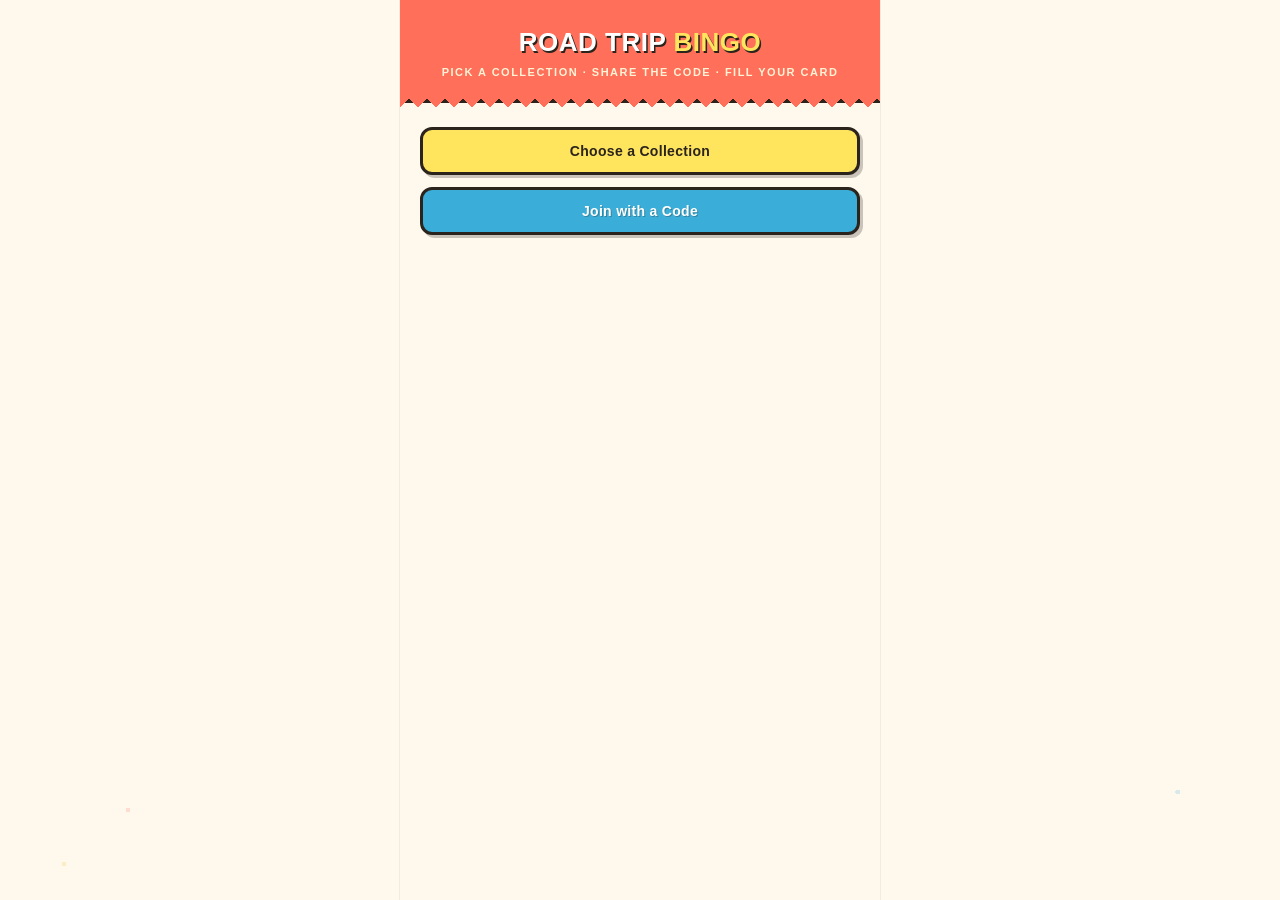
<file: index.html>
<!DOCTYPE html>
<html lang="en">
<head>
<meta charset="utf-8">
<meta name="viewport" content="width=device-width, initial-scale=1, maximum-scale=1">
<title>Road Trip Bingo</title>
<meta name="description" content="Make your own road trip bingo board, share a 4-character code with friends, and play on your phone.">
<link rel="stylesheet" href="assets/style.css">
</head>
<body>
<div id="app"></div>
<script src="assets/app.js"></script>
</body>
</html>
</file>
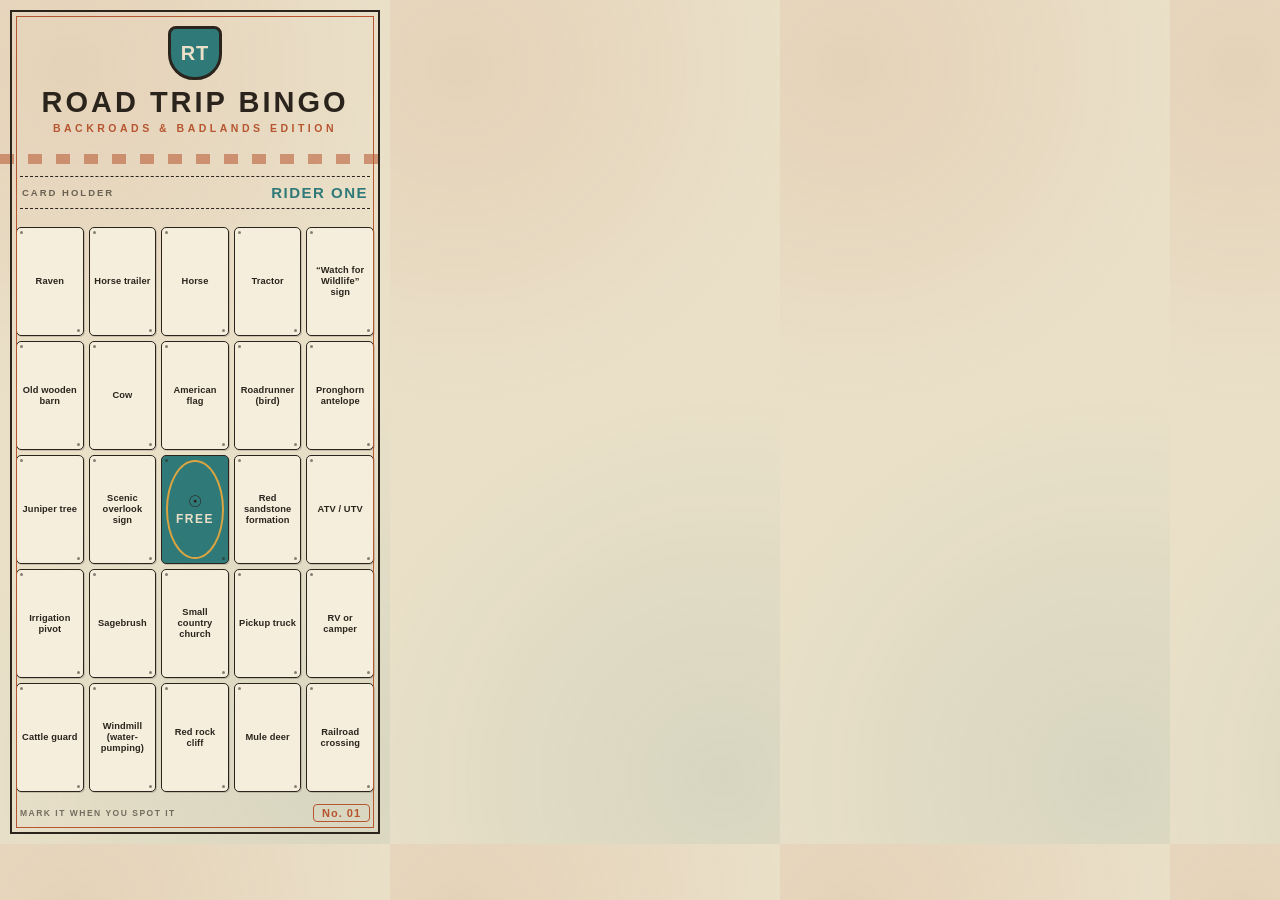
<file: legacy/sightings/card_1.html>
<!DOCTYPE html>
<html>
<head>
<meta charset="utf-8">
<style>
* { box-sizing: border-box; margin:0; padding:0; }
html,body { width:390px; height:844px; overflow:hidden; }
body {
  background:#EAE0C8;
  background-image:
    radial-gradient(circle at 18% 8%, rgba(182,85,47,0.10), transparent 40%),
    radial-gradient(circle at 85% 92%, rgba(47,122,120,0.10), transparent 45%);
  font-family: 'Helvetica Neue', Arial, sans-serif;
  color:#2B241D;
  display:flex;
  flex-direction:column;
  height:844px;
  width:390px;
  position:relative;
}
body::before{
  content:"";
  position:absolute; inset:10px;
  border:2px solid #2B241D;
  pointer-events:none;
  z-index:5;
}
body::after{
  content:"";
  position:absolute; inset:16px;
  border:1px solid #B6552F;
  pointer-events:none;
  z-index:5;
}

.header{
  padding:26px 20px 10px 20px;
  text-align:center;
  position:relative;
}
.shield{
  width:54px; height:54px;
  margin:0 auto 6px auto;
  background:#2F7A78;
  border:3px solid #2B241D;
  border-radius:8px 8px 26px 26px;
  display:flex; align-items:center; justify-content:center;
  position:relative;
}
.shield span{
  font-family: 'Arial Narrow', Arial, sans-serif;
  font-weight:800;
  font-size:20px;
  color:#EAE0C8;
  letter-spacing:1px;
}
.title{
  font-family: 'Arial Narrow', Arial, sans-serif;
  font-weight:800;
  font-size:29px;
  letter-spacing:3px;
  text-transform:uppercase;
  color:#2B241D;
}
.subtitle{
  margin-top:3px;
  font-size:10.5px;
  letter-spacing:3.5px;
  text-transform:uppercase;
  color:#B6552F;
  font-weight:700;
}
.horizon{
  height:10px;
  margin:10px 0 0 0;
  background: repeating-linear-gradient(90deg,#B6552F 0 14px, transparent 14px 28px);
  opacity:0.55;
}

.playerbar{
  margin:12px 20px 6px 20px;
  display:flex;
  align-items:center;
  justify-content:space-between;
  border-top:1px dashed #2B241D;
  border-bottom:1px dashed #2B241D;
  padding:7px 2px;
}
.playerbar .label{
  font-size:9.5px;
  letter-spacing:2px;
  color:#2B241D;
  opacity:0.65;
  text-transform:uppercase;
  font-weight:700;
}
.playerbar .name{
  font-family:'Arial Narrow', Arial, sans-serif;
  font-weight:800;
  font-size:15px;
  letter-spacing:1.5px;
  color:#2F7A78;
}

.grid{
  flex:1;
  margin:12px 16px 0 16px;
  display:grid;
  grid-template-columns:repeat(5,1fr);
  grid-template-rows:repeat(5,1fr);
  gap:5px;
}
.cell{
  background:#F5EEDC;
  border:1.5px solid #2B241D;
  border-radius:5px;
  display:flex;
  align-items:center;
  justify-content:center;
  text-align:center;
  padding:4px 4px;
  position:relative;
  box-shadow: 1px 1px 0 rgba(43,36,29,0.18);
}
.cell::before, .cell::after{
  content:"";
  position:absolute;
  width:3px; height:3px;
  border-radius:50%;
  background:#2B241D;
  opacity:0.55;
}
.cell::before{ top:3px; left:3px; }
.cell::after{ bottom:3px; right:3px; }
.cell span{
  font-size:9.3px;
  line-height:1.18;
  font-weight:600;
  color:#2B241D;
  letter-spacing:0.1px;
}
.cell.free{
  background:#2F7A78;
  border-color:#2B241D;
}
.cell.free .medallion{
  width:100%; height:100%;
  border-radius:50%;
  border:2px solid #D9A441;
  display:flex;
  align-items:center;
  justify-content:center;
  flex-direction:column;
}
.cell.free span{
  color:#EAE0C8;
  font-family:'Arial Narrow', Arial, sans-serif;
  font-weight:800;
  font-size:12px;
  letter-spacing:1.5px;
}
.cell.free .sun{
  font-size:16px;
  margin-bottom:1px;
}

.footer{
  margin:12px 20px 22px 20px;
  display:flex;
  align-items:center;
  justify-content:space-between;
}
.footer .stamp{
  font-size:8.5px;
  letter-spacing:1.5px;
  text-transform:uppercase;
  color:#2B241D;
  opacity:0.6;
  font-weight:700;
}
.footer .cardno{
  font-family:'Arial Narrow', Arial, sans-serif;
  font-weight:800;
  font-size:11px;
  letter-spacing:1px;
  color:#B6552F;
  border:1.5px solid #B6552F;
  border-radius:4px;
  padding:2px 8px;
}
</style>
</head>
<body>
  <div class="header">
    <div class="shield"><span>RT</span></div>
    <div class="title">Road Trip Bingo</div>
    <div class="subtitle">Backroads &amp; Badlands Edition</div>
  </div>
  <div class="horizon"></div>
  <div class="playerbar">
    <div class="label">Card holder</div>
    <div class="name">RIDER ONE</div>
  </div>
  <div class="grid">
    <div class="cell"><span>Raven</span></div>
<div class="cell"><span>Horse trailer</span></div>
<div class="cell"><span>Horse</span></div>
<div class="cell"><span>Tractor</span></div>
<div class="cell"><span>“Watch for Wildlife” sign</span></div>
<div class="cell"><span>Old wooden barn</span></div>
<div class="cell"><span>Cow</span></div>
<div class="cell"><span>American flag</span></div>
<div class="cell"><span>Roadrunner (bird)</span></div>
<div class="cell"><span>Pronghorn antelope</span></div>
<div class="cell"><span>Juniper tree</span></div>
<div class="cell"><span>Scenic overlook sign</span></div>
<div class="cell free"><div class="medallion"><div class="sun">&#9737;</div><span>FREE</span></div></div>
<div class="cell"><span>Red sandstone formation</span></div>
<div class="cell"><span>ATV / UTV</span></div>
<div class="cell"><span>Irrigation pivot</span></div>
<div class="cell"><span>Sagebrush</span></div>
<div class="cell"><span>Small country church</span></div>
<div class="cell"><span>Pickup truck</span></div>
<div class="cell"><span>RV or camper</span></div>
<div class="cell"><span>Cattle guard</span></div>
<div class="cell"><span>Windmill (water-pumping)</span></div>
<div class="cell"><span>Red rock cliff</span></div>
<div class="cell"><span>Mule deer</span></div>
<div class="cell"><span>Railroad crossing</span></div>
  </div>
  <div class="footer">
    <div class="stamp">Mark it when you spot it</div>
    <div class="cardno">No. 01</div>
  </div>
</body>
</html>
</file>
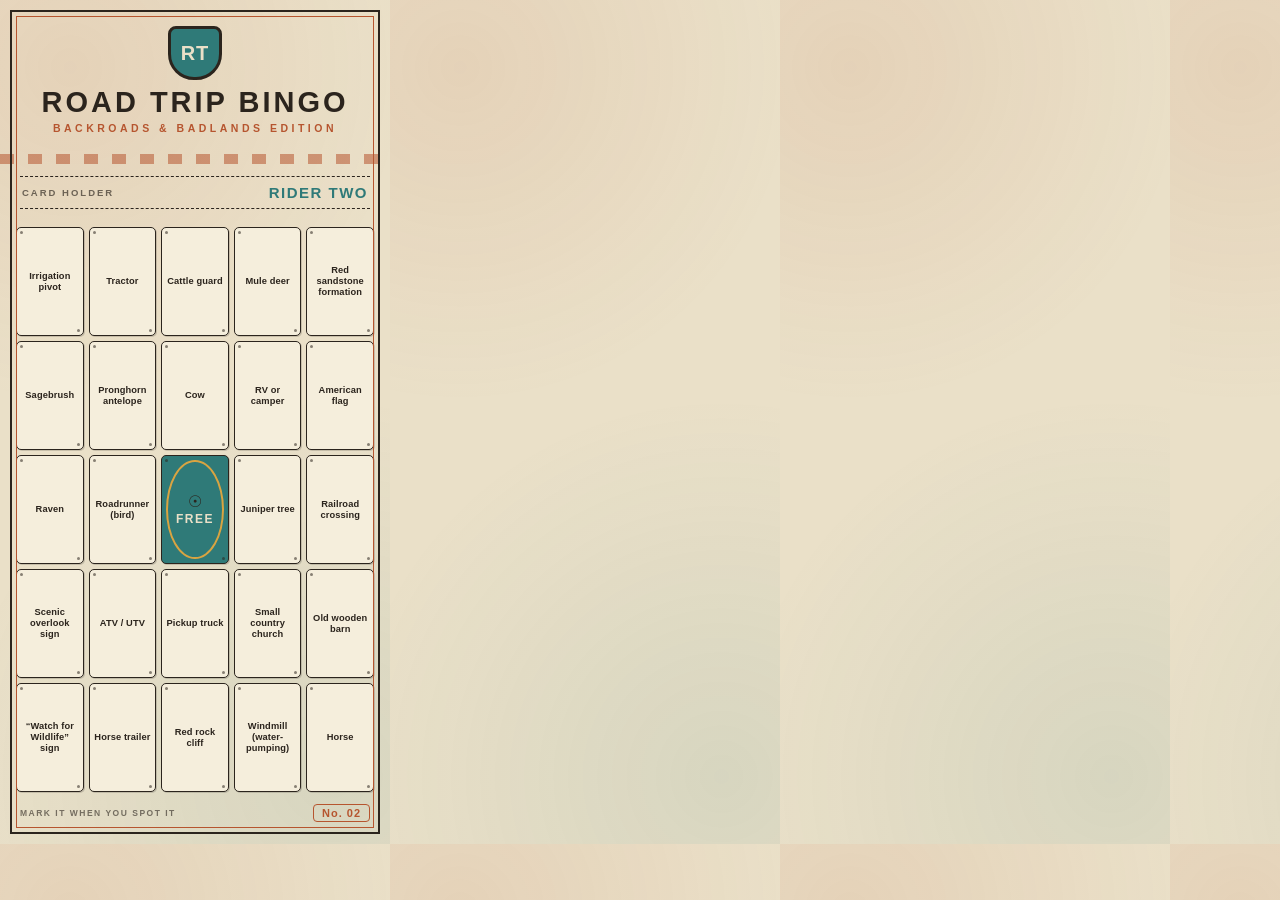
<file: legacy/sightings/card_2.html>
<!DOCTYPE html>
<html>
<head>
<meta charset="utf-8">
<style>
* { box-sizing: border-box; margin:0; padding:0; }
html,body { width:390px; height:844px; overflow:hidden; }
body {
  background:#EAE0C8;
  background-image:
    radial-gradient(circle at 18% 8%, rgba(182,85,47,0.10), transparent 40%),
    radial-gradient(circle at 85% 92%, rgba(47,122,120,0.10), transparent 45%);
  font-family: 'Helvetica Neue', Arial, sans-serif;
  color:#2B241D;
  display:flex;
  flex-direction:column;
  height:844px;
  width:390px;
  position:relative;
}
body::before{
  content:"";
  position:absolute; inset:10px;
  border:2px solid #2B241D;
  pointer-events:none;
  z-index:5;
}
body::after{
  content:"";
  position:absolute; inset:16px;
  border:1px solid #B6552F;
  pointer-events:none;
  z-index:5;
}

.header{
  padding:26px 20px 10px 20px;
  text-align:center;
  position:relative;
}
.shield{
  width:54px; height:54px;
  margin:0 auto 6px auto;
  background:#2F7A78;
  border:3px solid #2B241D;
  border-radius:8px 8px 26px 26px;
  display:flex; align-items:center; justify-content:center;
  position:relative;
}
.shield span{
  font-family: 'Arial Narrow', Arial, sans-serif;
  font-weight:800;
  font-size:20px;
  color:#EAE0C8;
  letter-spacing:1px;
}
.title{
  font-family: 'Arial Narrow', Arial, sans-serif;
  font-weight:800;
  font-size:29px;
  letter-spacing:3px;
  text-transform:uppercase;
  color:#2B241D;
}
.subtitle{
  margin-top:3px;
  font-size:10.5px;
  letter-spacing:3.5px;
  text-transform:uppercase;
  color:#B6552F;
  font-weight:700;
}
.horizon{
  height:10px;
  margin:10px 0 0 0;
  background: repeating-linear-gradient(90deg,#B6552F 0 14px, transparent 14px 28px);
  opacity:0.55;
}

.playerbar{
  margin:12px 20px 6px 20px;
  display:flex;
  align-items:center;
  justify-content:space-between;
  border-top:1px dashed #2B241D;
  border-bottom:1px dashed #2B241D;
  padding:7px 2px;
}
.playerbar .label{
  font-size:9.5px;
  letter-spacing:2px;
  color:#2B241D;
  opacity:0.65;
  text-transform:uppercase;
  font-weight:700;
}
.playerbar .name{
  font-family:'Arial Narrow', Arial, sans-serif;
  font-weight:800;
  font-size:15px;
  letter-spacing:1.5px;
  color:#2F7A78;
}

.grid{
  flex:1;
  margin:12px 16px 0 16px;
  display:grid;
  grid-template-columns:repeat(5,1fr);
  grid-template-rows:repeat(5,1fr);
  gap:5px;
}
.cell{
  background:#F5EEDC;
  border:1.5px solid #2B241D;
  border-radius:5px;
  display:flex;
  align-items:center;
  justify-content:center;
  text-align:center;
  padding:4px 4px;
  position:relative;
  box-shadow: 1px 1px 0 rgba(43,36,29,0.18);
}
.cell::before, .cell::after{
  content:"";
  position:absolute;
  width:3px; height:3px;
  border-radius:50%;
  background:#2B241D;
  opacity:0.55;
}
.cell::before{ top:3px; left:3px; }
.cell::after{ bottom:3px; right:3px; }
.cell span{
  font-size:9.3px;
  line-height:1.18;
  font-weight:600;
  color:#2B241D;
  letter-spacing:0.1px;
}
.cell.free{
  background:#2F7A78;
  border-color:#2B241D;
}
.cell.free .medallion{
  width:100%; height:100%;
  border-radius:50%;
  border:2px solid #D9A441;
  display:flex;
  align-items:center;
  justify-content:center;
  flex-direction:column;
}
.cell.free span{
  color:#EAE0C8;
  font-family:'Arial Narrow', Arial, sans-serif;
  font-weight:800;
  font-size:12px;
  letter-spacing:1.5px;
}
.cell.free .sun{
  font-size:16px;
  margin-bottom:1px;
}

.footer{
  margin:12px 20px 22px 20px;
  display:flex;
  align-items:center;
  justify-content:space-between;
}
.footer .stamp{
  font-size:8.5px;
  letter-spacing:1.5px;
  text-transform:uppercase;
  color:#2B241D;
  opacity:0.6;
  font-weight:700;
}
.footer .cardno{
  font-family:'Arial Narrow', Arial, sans-serif;
  font-weight:800;
  font-size:11px;
  letter-spacing:1px;
  color:#B6552F;
  border:1.5px solid #B6552F;
  border-radius:4px;
  padding:2px 8px;
}
</style>
</head>
<body>
  <div class="header">
    <div class="shield"><span>RT</span></div>
    <div class="title">Road Trip Bingo</div>
    <div class="subtitle">Backroads &amp; Badlands Edition</div>
  </div>
  <div class="horizon"></div>
  <div class="playerbar">
    <div class="label">Card holder</div>
    <div class="name">RIDER TWO</div>
  </div>
  <div class="grid">
    <div class="cell"><span>Irrigation pivot</span></div>
<div class="cell"><span>Tractor</span></div>
<div class="cell"><span>Cattle guard</span></div>
<div class="cell"><span>Mule deer</span></div>
<div class="cell"><span>Red sandstone formation</span></div>
<div class="cell"><span>Sagebrush</span></div>
<div class="cell"><span>Pronghorn antelope</span></div>
<div class="cell"><span>Cow</span></div>
<div class="cell"><span>RV or camper</span></div>
<div class="cell"><span>American flag</span></div>
<div class="cell"><span>Raven</span></div>
<div class="cell"><span>Roadrunner (bird)</span></div>
<div class="cell free"><div class="medallion"><div class="sun">&#9737;</div><span>FREE</span></div></div>
<div class="cell"><span>Juniper tree</span></div>
<div class="cell"><span>Railroad crossing</span></div>
<div class="cell"><span>Scenic overlook sign</span></div>
<div class="cell"><span>ATV / UTV</span></div>
<div class="cell"><span>Pickup truck</span></div>
<div class="cell"><span>Small country church</span></div>
<div class="cell"><span>Old wooden barn</span></div>
<div class="cell"><span>“Watch for Wildlife” sign</span></div>
<div class="cell"><span>Horse trailer</span></div>
<div class="cell"><span>Red rock cliff</span></div>
<div class="cell"><span>Windmill (water-pumping)</span></div>
<div class="cell"><span>Horse</span></div>
  </div>
  <div class="footer">
    <div class="stamp">Mark it when you spot it</div>
    <div class="cardno">No. 02</div>
  </div>
</body>
</html>
</file>
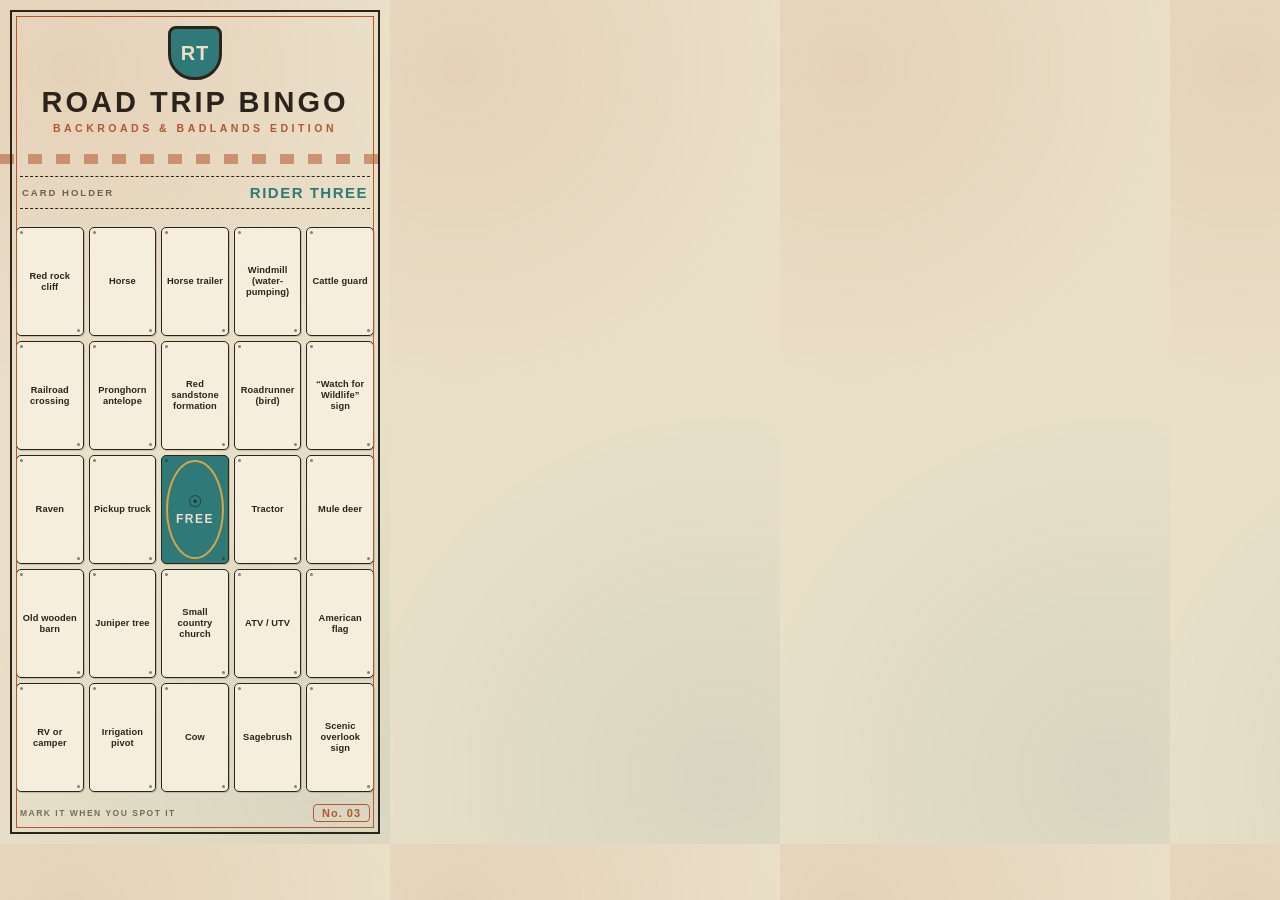
<file: legacy/sightings/card_3.html>
<!DOCTYPE html>
<html>
<head>
<meta charset="utf-8">
<style>
* { box-sizing: border-box; margin:0; padding:0; }
html,body { width:390px; height:844px; overflow:hidden; }
body {
  background:#EAE0C8;
  background-image:
    radial-gradient(circle at 18% 8%, rgba(182,85,47,0.10), transparent 40%),
    radial-gradient(circle at 85% 92%, rgba(47,122,120,0.10), transparent 45%);
  font-family: 'Helvetica Neue', Arial, sans-serif;
  color:#2B241D;
  display:flex;
  flex-direction:column;
  height:844px;
  width:390px;
  position:relative;
}
body::before{
  content:"";
  position:absolute; inset:10px;
  border:2px solid #2B241D;
  pointer-events:none;
  z-index:5;
}
body::after{
  content:"";
  position:absolute; inset:16px;
  border:1px solid #B6552F;
  pointer-events:none;
  z-index:5;
}

.header{
  padding:26px 20px 10px 20px;
  text-align:center;
  position:relative;
}
.shield{
  width:54px; height:54px;
  margin:0 auto 6px auto;
  background:#2F7A78;
  border:3px solid #2B241D;
  border-radius:8px 8px 26px 26px;
  display:flex; align-items:center; justify-content:center;
  position:relative;
}
.shield span{
  font-family: 'Arial Narrow', Arial, sans-serif;
  font-weight:800;
  font-size:20px;
  color:#EAE0C8;
  letter-spacing:1px;
}
.title{
  font-family: 'Arial Narrow', Arial, sans-serif;
  font-weight:800;
  font-size:29px;
  letter-spacing:3px;
  text-transform:uppercase;
  color:#2B241D;
}
.subtitle{
  margin-top:3px;
  font-size:10.5px;
  letter-spacing:3.5px;
  text-transform:uppercase;
  color:#B6552F;
  font-weight:700;
}
.horizon{
  height:10px;
  margin:10px 0 0 0;
  background: repeating-linear-gradient(90deg,#B6552F 0 14px, transparent 14px 28px);
  opacity:0.55;
}

.playerbar{
  margin:12px 20px 6px 20px;
  display:flex;
  align-items:center;
  justify-content:space-between;
  border-top:1px dashed #2B241D;
  border-bottom:1px dashed #2B241D;
  padding:7px 2px;
}
.playerbar .label{
  font-size:9.5px;
  letter-spacing:2px;
  color:#2B241D;
  opacity:0.65;
  text-transform:uppercase;
  font-weight:700;
}
.playerbar .name{
  font-family:'Arial Narrow', Arial, sans-serif;
  font-weight:800;
  font-size:15px;
  letter-spacing:1.5px;
  color:#2F7A78;
}

.grid{
  flex:1;
  margin:12px 16px 0 16px;
  display:grid;
  grid-template-columns:repeat(5,1fr);
  grid-template-rows:repeat(5,1fr);
  gap:5px;
}
.cell{
  background:#F5EEDC;
  border:1.5px solid #2B241D;
  border-radius:5px;
  display:flex;
  align-items:center;
  justify-content:center;
  text-align:center;
  padding:4px 4px;
  position:relative;
  box-shadow: 1px 1px 0 rgba(43,36,29,0.18);
}
.cell::before, .cell::after{
  content:"";
  position:absolute;
  width:3px; height:3px;
  border-radius:50%;
  background:#2B241D;
  opacity:0.55;
}
.cell::before{ top:3px; left:3px; }
.cell::after{ bottom:3px; right:3px; }
.cell span{
  font-size:9.3px;
  line-height:1.18;
  font-weight:600;
  color:#2B241D;
  letter-spacing:0.1px;
}
.cell.free{
  background:#2F7A78;
  border-color:#2B241D;
}
.cell.free .medallion{
  width:100%; height:100%;
  border-radius:50%;
  border:2px solid #D9A441;
  display:flex;
  align-items:center;
  justify-content:center;
  flex-direction:column;
}
.cell.free span{
  color:#EAE0C8;
  font-family:'Arial Narrow', Arial, sans-serif;
  font-weight:800;
  font-size:12px;
  letter-spacing:1.5px;
}
.cell.free .sun{
  font-size:16px;
  margin-bottom:1px;
}

.footer{
  margin:12px 20px 22px 20px;
  display:flex;
  align-items:center;
  justify-content:space-between;
}
.footer .stamp{
  font-size:8.5px;
  letter-spacing:1.5px;
  text-transform:uppercase;
  color:#2B241D;
  opacity:0.6;
  font-weight:700;
}
.footer .cardno{
  font-family:'Arial Narrow', Arial, sans-serif;
  font-weight:800;
  font-size:11px;
  letter-spacing:1px;
  color:#B6552F;
  border:1.5px solid #B6552F;
  border-radius:4px;
  padding:2px 8px;
}
</style>
</head>
<body>
  <div class="header">
    <div class="shield"><span>RT</span></div>
    <div class="title">Road Trip Bingo</div>
    <div class="subtitle">Backroads &amp; Badlands Edition</div>
  </div>
  <div class="horizon"></div>
  <div class="playerbar">
    <div class="label">Card holder</div>
    <div class="name">RIDER THREE</div>
  </div>
  <div class="grid">
    <div class="cell"><span>Red rock cliff</span></div>
<div class="cell"><span>Horse</span></div>
<div class="cell"><span>Horse trailer</span></div>
<div class="cell"><span>Windmill (water-pumping)</span></div>
<div class="cell"><span>Cattle guard</span></div>
<div class="cell"><span>Railroad crossing</span></div>
<div class="cell"><span>Pronghorn antelope</span></div>
<div class="cell"><span>Red sandstone formation</span></div>
<div class="cell"><span>Roadrunner (bird)</span></div>
<div class="cell"><span>“Watch for Wildlife” sign</span></div>
<div class="cell"><span>Raven</span></div>
<div class="cell"><span>Pickup truck</span></div>
<div class="cell free"><div class="medallion"><div class="sun">&#9737;</div><span>FREE</span></div></div>
<div class="cell"><span>Tractor</span></div>
<div class="cell"><span>Mule deer</span></div>
<div class="cell"><span>Old wooden barn</span></div>
<div class="cell"><span>Juniper tree</span></div>
<div class="cell"><span>Small country church</span></div>
<div class="cell"><span>ATV / UTV</span></div>
<div class="cell"><span>American flag</span></div>
<div class="cell"><span>RV or camper</span></div>
<div class="cell"><span>Irrigation pivot</span></div>
<div class="cell"><span>Cow</span></div>
<div class="cell"><span>Sagebrush</span></div>
<div class="cell"><span>Scenic overlook sign</span></div>
  </div>
  <div class="footer">
    <div class="stamp">Mark it when you spot it</div>
    <div class="cardno">No. 03</div>
  </div>
</body>
</html>
</file>
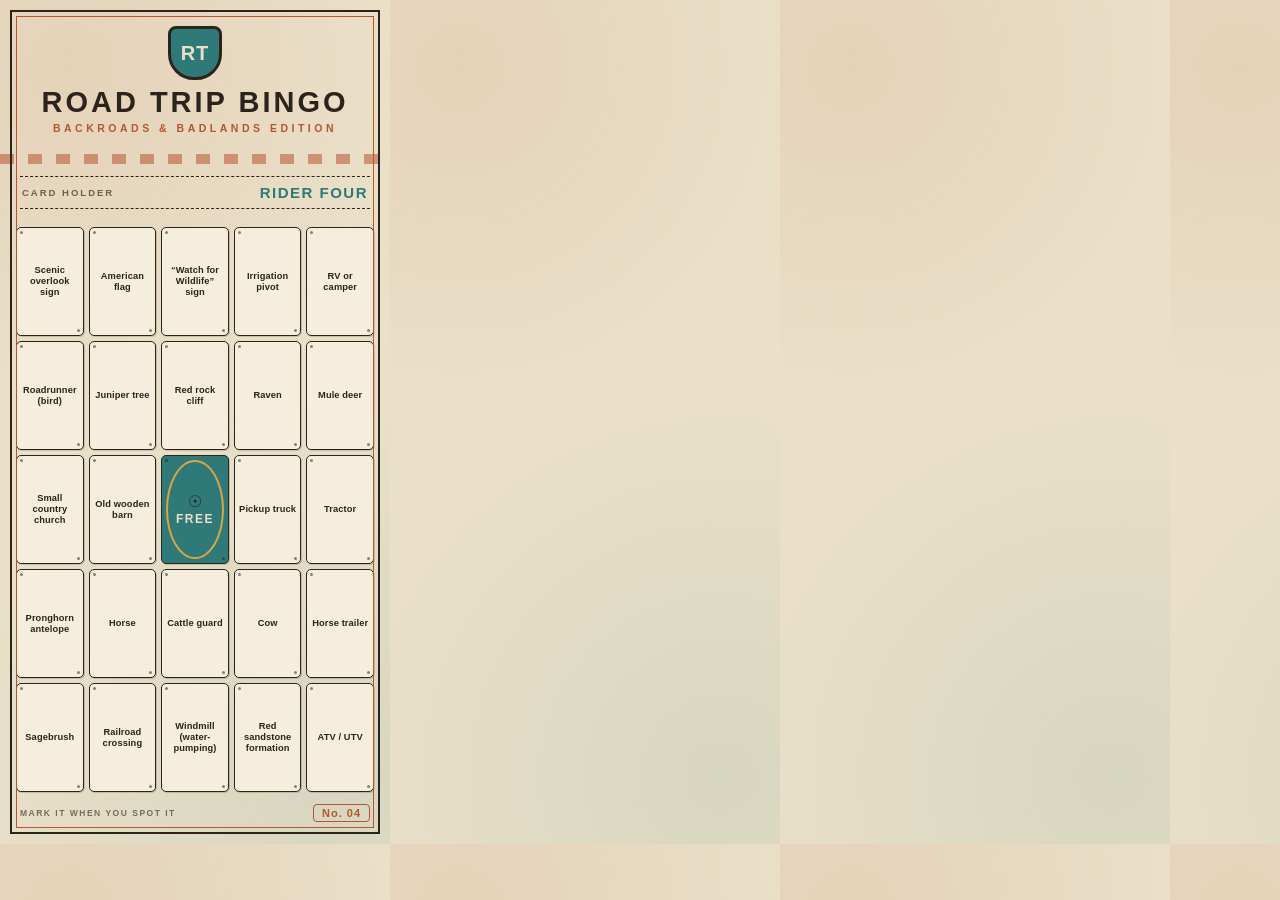
<file: legacy/sightings/card_4.html>
<!DOCTYPE html>
<html>
<head>
<meta charset="utf-8">
<style>
* { box-sizing: border-box; margin:0; padding:0; }
html,body { width:390px; height:844px; overflow:hidden; }
body {
  background:#EAE0C8;
  background-image:
    radial-gradient(circle at 18% 8%, rgba(182,85,47,0.10), transparent 40%),
    radial-gradient(circle at 85% 92%, rgba(47,122,120,0.10), transparent 45%);
  font-family: 'Helvetica Neue', Arial, sans-serif;
  color:#2B241D;
  display:flex;
  flex-direction:column;
  height:844px;
  width:390px;
  position:relative;
}
body::before{
  content:"";
  position:absolute; inset:10px;
  border:2px solid #2B241D;
  pointer-events:none;
  z-index:5;
}
body::after{
  content:"";
  position:absolute; inset:16px;
  border:1px solid #B6552F;
  pointer-events:none;
  z-index:5;
}

.header{
  padding:26px 20px 10px 20px;
  text-align:center;
  position:relative;
}
.shield{
  width:54px; height:54px;
  margin:0 auto 6px auto;
  background:#2F7A78;
  border:3px solid #2B241D;
  border-radius:8px 8px 26px 26px;
  display:flex; align-items:center; justify-content:center;
  position:relative;
}
.shield span{
  font-family: 'Arial Narrow', Arial, sans-serif;
  font-weight:800;
  font-size:20px;
  color:#EAE0C8;
  letter-spacing:1px;
}
.title{
  font-family: 'Arial Narrow', Arial, sans-serif;
  font-weight:800;
  font-size:29px;
  letter-spacing:3px;
  text-transform:uppercase;
  color:#2B241D;
}
.subtitle{
  margin-top:3px;
  font-size:10.5px;
  letter-spacing:3.5px;
  text-transform:uppercase;
  color:#B6552F;
  font-weight:700;
}
.horizon{
  height:10px;
  margin:10px 0 0 0;
  background: repeating-linear-gradient(90deg,#B6552F 0 14px, transparent 14px 28px);
  opacity:0.55;
}

.playerbar{
  margin:12px 20px 6px 20px;
  display:flex;
  align-items:center;
  justify-content:space-between;
  border-top:1px dashed #2B241D;
  border-bottom:1px dashed #2B241D;
  padding:7px 2px;
}
.playerbar .label{
  font-size:9.5px;
  letter-spacing:2px;
  color:#2B241D;
  opacity:0.65;
  text-transform:uppercase;
  font-weight:700;
}
.playerbar .name{
  font-family:'Arial Narrow', Arial, sans-serif;
  font-weight:800;
  font-size:15px;
  letter-spacing:1.5px;
  color:#2F7A78;
}

.grid{
  flex:1;
  margin:12px 16px 0 16px;
  display:grid;
  grid-template-columns:repeat(5,1fr);
  grid-template-rows:repeat(5,1fr);
  gap:5px;
}
.cell{
  background:#F5EEDC;
  border:1.5px solid #2B241D;
  border-radius:5px;
  display:flex;
  align-items:center;
  justify-content:center;
  text-align:center;
  padding:4px 4px;
  position:relative;
  box-shadow: 1px 1px 0 rgba(43,36,29,0.18);
}
.cell::before, .cell::after{
  content:"";
  position:absolute;
  width:3px; height:3px;
  border-radius:50%;
  background:#2B241D;
  opacity:0.55;
}
.cell::before{ top:3px; left:3px; }
.cell::after{ bottom:3px; right:3px; }
.cell span{
  font-size:9.3px;
  line-height:1.18;
  font-weight:600;
  color:#2B241D;
  letter-spacing:0.1px;
}
.cell.free{
  background:#2F7A78;
  border-color:#2B241D;
}
.cell.free .medallion{
  width:100%; height:100%;
  border-radius:50%;
  border:2px solid #D9A441;
  display:flex;
  align-items:center;
  justify-content:center;
  flex-direction:column;
}
.cell.free span{
  color:#EAE0C8;
  font-family:'Arial Narrow', Arial, sans-serif;
  font-weight:800;
  font-size:12px;
  letter-spacing:1.5px;
}
.cell.free .sun{
  font-size:16px;
  margin-bottom:1px;
}

.footer{
  margin:12px 20px 22px 20px;
  display:flex;
  align-items:center;
  justify-content:space-between;
}
.footer .stamp{
  font-size:8.5px;
  letter-spacing:1.5px;
  text-transform:uppercase;
  color:#2B241D;
  opacity:0.6;
  font-weight:700;
}
.footer .cardno{
  font-family:'Arial Narrow', Arial, sans-serif;
  font-weight:800;
  font-size:11px;
  letter-spacing:1px;
  color:#B6552F;
  border:1.5px solid #B6552F;
  border-radius:4px;
  padding:2px 8px;
}
</style>
</head>
<body>
  <div class="header">
    <div class="shield"><span>RT</span></div>
    <div class="title">Road Trip Bingo</div>
    <div class="subtitle">Backroads &amp; Badlands Edition</div>
  </div>
  <div class="horizon"></div>
  <div class="playerbar">
    <div class="label">Card holder</div>
    <div class="name">RIDER FOUR</div>
  </div>
  <div class="grid">
    <div class="cell"><span>Scenic overlook sign</span></div>
<div class="cell"><span>American flag</span></div>
<div class="cell"><span>“Watch for Wildlife” sign</span></div>
<div class="cell"><span>Irrigation pivot</span></div>
<div class="cell"><span>RV or camper</span></div>
<div class="cell"><span>Roadrunner (bird)</span></div>
<div class="cell"><span>Juniper tree</span></div>
<div class="cell"><span>Red rock cliff</span></div>
<div class="cell"><span>Raven</span></div>
<div class="cell"><span>Mule deer</span></div>
<div class="cell"><span>Small country church</span></div>
<div class="cell"><span>Old wooden barn</span></div>
<div class="cell free"><div class="medallion"><div class="sun">&#9737;</div><span>FREE</span></div></div>
<div class="cell"><span>Pickup truck</span></div>
<div class="cell"><span>Tractor</span></div>
<div class="cell"><span>Pronghorn antelope</span></div>
<div class="cell"><span>Horse</span></div>
<div class="cell"><span>Cattle guard</span></div>
<div class="cell"><span>Cow</span></div>
<div class="cell"><span>Horse trailer</span></div>
<div class="cell"><span>Sagebrush</span></div>
<div class="cell"><span>Railroad crossing</span></div>
<div class="cell"><span>Windmill (water-pumping)</span></div>
<div class="cell"><span>Red sandstone formation</span></div>
<div class="cell"><span>ATV / UTV</span></div>
  </div>
  <div class="footer">
    <div class="stamp">Mark it when you spot it</div>
    <div class="cardno">No. 04</div>
  </div>
</body>
</html>
</file>
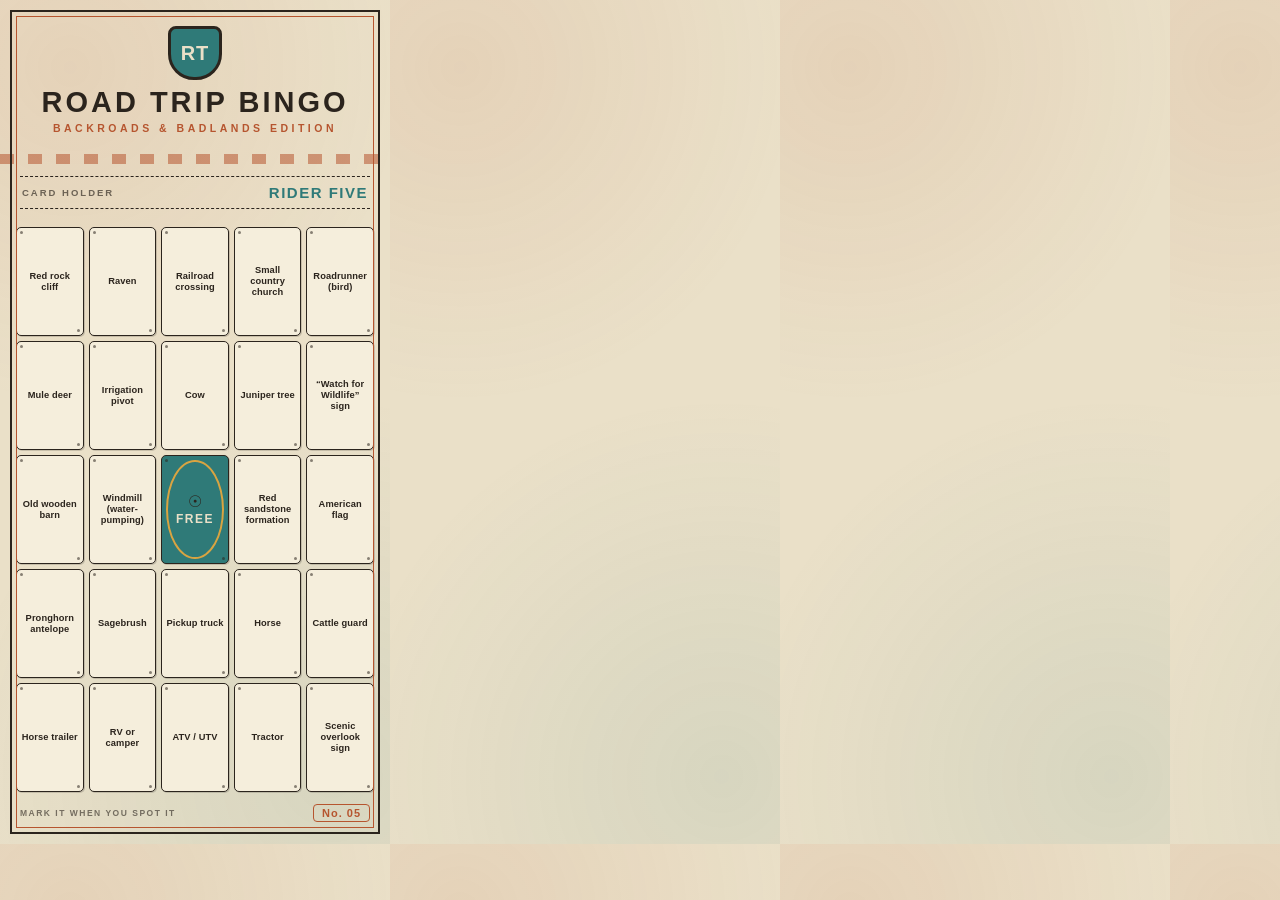
<file: legacy/sightings/card_5.html>
<!DOCTYPE html>
<html>
<head>
<meta charset="utf-8">
<style>
* { box-sizing: border-box; margin:0; padding:0; }
html,body { width:390px; height:844px; overflow:hidden; }
body {
  background:#EAE0C8;
  background-image:
    radial-gradient(circle at 18% 8%, rgba(182,85,47,0.10), transparent 40%),
    radial-gradient(circle at 85% 92%, rgba(47,122,120,0.10), transparent 45%);
  font-family: 'Helvetica Neue', Arial, sans-serif;
  color:#2B241D;
  display:flex;
  flex-direction:column;
  height:844px;
  width:390px;
  position:relative;
}
body::before{
  content:"";
  position:absolute; inset:10px;
  border:2px solid #2B241D;
  pointer-events:none;
  z-index:5;
}
body::after{
  content:"";
  position:absolute; inset:16px;
  border:1px solid #B6552F;
  pointer-events:none;
  z-index:5;
}

.header{
  padding:26px 20px 10px 20px;
  text-align:center;
  position:relative;
}
.shield{
  width:54px; height:54px;
  margin:0 auto 6px auto;
  background:#2F7A78;
  border:3px solid #2B241D;
  border-radius:8px 8px 26px 26px;
  display:flex; align-items:center; justify-content:center;
  position:relative;
}
.shield span{
  font-family: 'Arial Narrow', Arial, sans-serif;
  font-weight:800;
  font-size:20px;
  color:#EAE0C8;
  letter-spacing:1px;
}
.title{
  font-family: 'Arial Narrow', Arial, sans-serif;
  font-weight:800;
  font-size:29px;
  letter-spacing:3px;
  text-transform:uppercase;
  color:#2B241D;
}
.subtitle{
  margin-top:3px;
  font-size:10.5px;
  letter-spacing:3.5px;
  text-transform:uppercase;
  color:#B6552F;
  font-weight:700;
}
.horizon{
  height:10px;
  margin:10px 0 0 0;
  background: repeating-linear-gradient(90deg,#B6552F 0 14px, transparent 14px 28px);
  opacity:0.55;
}

.playerbar{
  margin:12px 20px 6px 20px;
  display:flex;
  align-items:center;
  justify-content:space-between;
  border-top:1px dashed #2B241D;
  border-bottom:1px dashed #2B241D;
  padding:7px 2px;
}
.playerbar .label{
  font-size:9.5px;
  letter-spacing:2px;
  color:#2B241D;
  opacity:0.65;
  text-transform:uppercase;
  font-weight:700;
}
.playerbar .name{
  font-family:'Arial Narrow', Arial, sans-serif;
  font-weight:800;
  font-size:15px;
  letter-spacing:1.5px;
  color:#2F7A78;
}

.grid{
  flex:1;
  margin:12px 16px 0 16px;
  display:grid;
  grid-template-columns:repeat(5,1fr);
  grid-template-rows:repeat(5,1fr);
  gap:5px;
}
.cell{
  background:#F5EEDC;
  border:1.5px solid #2B241D;
  border-radius:5px;
  display:flex;
  align-items:center;
  justify-content:center;
  text-align:center;
  padding:4px 4px;
  position:relative;
  box-shadow: 1px 1px 0 rgba(43,36,29,0.18);
}
.cell::before, .cell::after{
  content:"";
  position:absolute;
  width:3px; height:3px;
  border-radius:50%;
  background:#2B241D;
  opacity:0.55;
}
.cell::before{ top:3px; left:3px; }
.cell::after{ bottom:3px; right:3px; }
.cell span{
  font-size:9.3px;
  line-height:1.18;
  font-weight:600;
  color:#2B241D;
  letter-spacing:0.1px;
}
.cell.free{
  background:#2F7A78;
  border-color:#2B241D;
}
.cell.free .medallion{
  width:100%; height:100%;
  border-radius:50%;
  border:2px solid #D9A441;
  display:flex;
  align-items:center;
  justify-content:center;
  flex-direction:column;
}
.cell.free span{
  color:#EAE0C8;
  font-family:'Arial Narrow', Arial, sans-serif;
  font-weight:800;
  font-size:12px;
  letter-spacing:1.5px;
}
.cell.free .sun{
  font-size:16px;
  margin-bottom:1px;
}

.footer{
  margin:12px 20px 22px 20px;
  display:flex;
  align-items:center;
  justify-content:space-between;
}
.footer .stamp{
  font-size:8.5px;
  letter-spacing:1.5px;
  text-transform:uppercase;
  color:#2B241D;
  opacity:0.6;
  font-weight:700;
}
.footer .cardno{
  font-family:'Arial Narrow', Arial, sans-serif;
  font-weight:800;
  font-size:11px;
  letter-spacing:1px;
  color:#B6552F;
  border:1.5px solid #B6552F;
  border-radius:4px;
  padding:2px 8px;
}
</style>
</head>
<body>
  <div class="header">
    <div class="shield"><span>RT</span></div>
    <div class="title">Road Trip Bingo</div>
    <div class="subtitle">Backroads &amp; Badlands Edition</div>
  </div>
  <div class="horizon"></div>
  <div class="playerbar">
    <div class="label">Card holder</div>
    <div class="name">RIDER FIVE</div>
  </div>
  <div class="grid">
    <div class="cell"><span>Red rock cliff</span></div>
<div class="cell"><span>Raven</span></div>
<div class="cell"><span>Railroad crossing</span></div>
<div class="cell"><span>Small country church</span></div>
<div class="cell"><span>Roadrunner (bird)</span></div>
<div class="cell"><span>Mule deer</span></div>
<div class="cell"><span>Irrigation pivot</span></div>
<div class="cell"><span>Cow</span></div>
<div class="cell"><span>Juniper tree</span></div>
<div class="cell"><span>“Watch for Wildlife” sign</span></div>
<div class="cell"><span>Old wooden barn</span></div>
<div class="cell"><span>Windmill (water-pumping)</span></div>
<div class="cell free"><div class="medallion"><div class="sun">&#9737;</div><span>FREE</span></div></div>
<div class="cell"><span>Red sandstone formation</span></div>
<div class="cell"><span>American flag</span></div>
<div class="cell"><span>Pronghorn antelope</span></div>
<div class="cell"><span>Sagebrush</span></div>
<div class="cell"><span>Pickup truck</span></div>
<div class="cell"><span>Horse</span></div>
<div class="cell"><span>Cattle guard</span></div>
<div class="cell"><span>Horse trailer</span></div>
<div class="cell"><span>RV or camper</span></div>
<div class="cell"><span>ATV / UTV</span></div>
<div class="cell"><span>Tractor</span></div>
<div class="cell"><span>Scenic overlook sign</span></div>
  </div>
  <div class="footer">
    <div class="stamp">Mark it when you spot it</div>
    <div class="cardno">No. 05</div>
  </div>
</body>
</html>
</file>
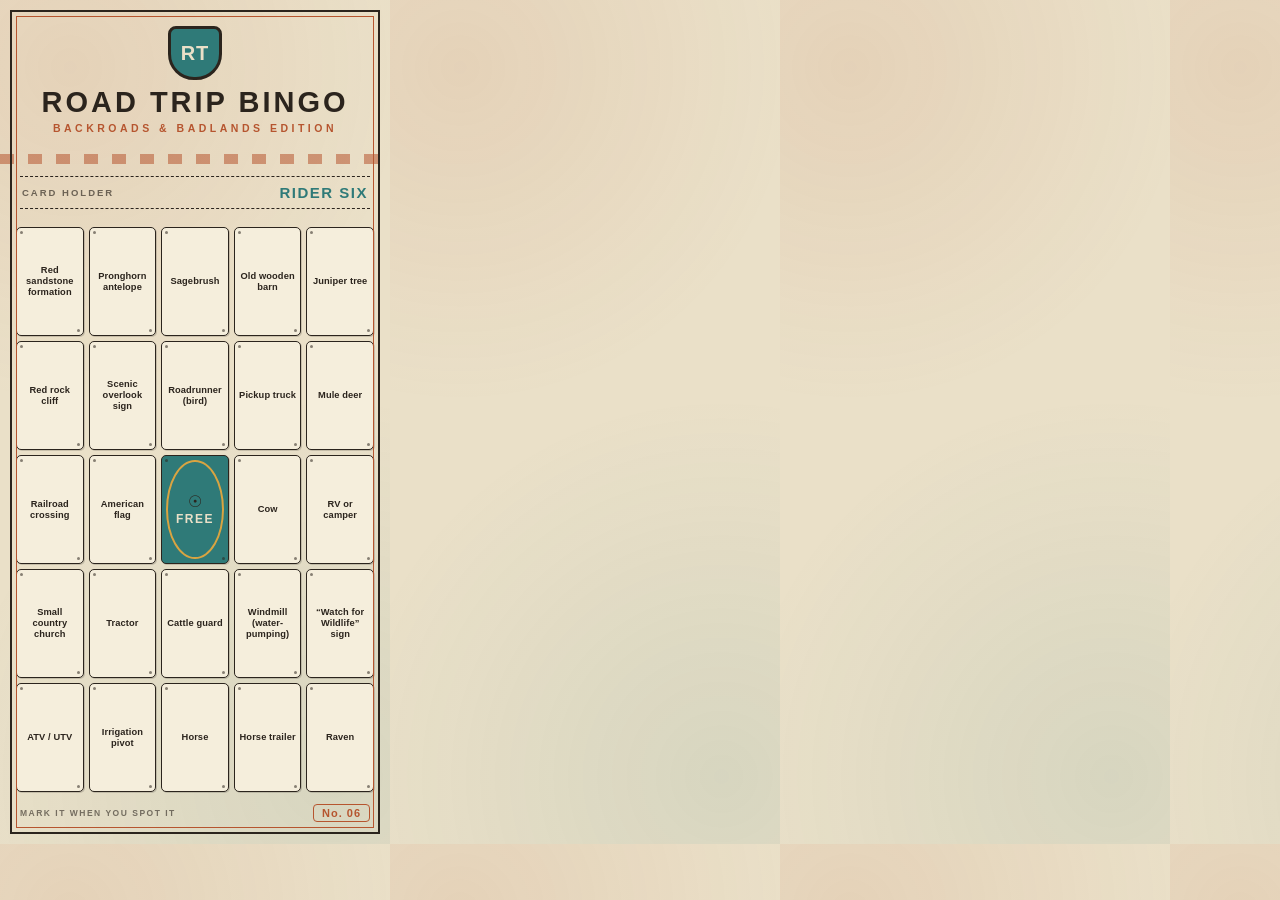
<file: legacy/sightings/card_6.html>
<!DOCTYPE html>
<html>
<head>
<meta charset="utf-8">
<style>
* { box-sizing: border-box; margin:0; padding:0; }
html,body { width:390px; height:844px; overflow:hidden; }
body {
  background:#EAE0C8;
  background-image:
    radial-gradient(circle at 18% 8%, rgba(182,85,47,0.10), transparent 40%),
    radial-gradient(circle at 85% 92%, rgba(47,122,120,0.10), transparent 45%);
  font-family: 'Helvetica Neue', Arial, sans-serif;
  color:#2B241D;
  display:flex;
  flex-direction:column;
  height:844px;
  width:390px;
  position:relative;
}
body::before{
  content:"";
  position:absolute; inset:10px;
  border:2px solid #2B241D;
  pointer-events:none;
  z-index:5;
}
body::after{
  content:"";
  position:absolute; inset:16px;
  border:1px solid #B6552F;
  pointer-events:none;
  z-index:5;
}

.header{
  padding:26px 20px 10px 20px;
  text-align:center;
  position:relative;
}
.shield{
  width:54px; height:54px;
  margin:0 auto 6px auto;
  background:#2F7A78;
  border:3px solid #2B241D;
  border-radius:8px 8px 26px 26px;
  display:flex; align-items:center; justify-content:center;
  position:relative;
}
.shield span{
  font-family: 'Arial Narrow', Arial, sans-serif;
  font-weight:800;
  font-size:20px;
  color:#EAE0C8;
  letter-spacing:1px;
}
.title{
  font-family: 'Arial Narrow', Arial, sans-serif;
  font-weight:800;
  font-size:29px;
  letter-spacing:3px;
  text-transform:uppercase;
  color:#2B241D;
}
.subtitle{
  margin-top:3px;
  font-size:10.5px;
  letter-spacing:3.5px;
  text-transform:uppercase;
  color:#B6552F;
  font-weight:700;
}
.horizon{
  height:10px;
  margin:10px 0 0 0;
  background: repeating-linear-gradient(90deg,#B6552F 0 14px, transparent 14px 28px);
  opacity:0.55;
}

.playerbar{
  margin:12px 20px 6px 20px;
  display:flex;
  align-items:center;
  justify-content:space-between;
  border-top:1px dashed #2B241D;
  border-bottom:1px dashed #2B241D;
  padding:7px 2px;
}
.playerbar .label{
  font-size:9.5px;
  letter-spacing:2px;
  color:#2B241D;
  opacity:0.65;
  text-transform:uppercase;
  font-weight:700;
}
.playerbar .name{
  font-family:'Arial Narrow', Arial, sans-serif;
  font-weight:800;
  font-size:15px;
  letter-spacing:1.5px;
  color:#2F7A78;
}

.grid{
  flex:1;
  margin:12px 16px 0 16px;
  display:grid;
  grid-template-columns:repeat(5,1fr);
  grid-template-rows:repeat(5,1fr);
  gap:5px;
}
.cell{
  background:#F5EEDC;
  border:1.5px solid #2B241D;
  border-radius:5px;
  display:flex;
  align-items:center;
  justify-content:center;
  text-align:center;
  padding:4px 4px;
  position:relative;
  box-shadow: 1px 1px 0 rgba(43,36,29,0.18);
}
.cell::before, .cell::after{
  content:"";
  position:absolute;
  width:3px; height:3px;
  border-radius:50%;
  background:#2B241D;
  opacity:0.55;
}
.cell::before{ top:3px; left:3px; }
.cell::after{ bottom:3px; right:3px; }
.cell span{
  font-size:9.3px;
  line-height:1.18;
  font-weight:600;
  color:#2B241D;
  letter-spacing:0.1px;
}
.cell.free{
  background:#2F7A78;
  border-color:#2B241D;
}
.cell.free .medallion{
  width:100%; height:100%;
  border-radius:50%;
  border:2px solid #D9A441;
  display:flex;
  align-items:center;
  justify-content:center;
  flex-direction:column;
}
.cell.free span{
  color:#EAE0C8;
  font-family:'Arial Narrow', Arial, sans-serif;
  font-weight:800;
  font-size:12px;
  letter-spacing:1.5px;
}
.cell.free .sun{
  font-size:16px;
  margin-bottom:1px;
}

.footer{
  margin:12px 20px 22px 20px;
  display:flex;
  align-items:center;
  justify-content:space-between;
}
.footer .stamp{
  font-size:8.5px;
  letter-spacing:1.5px;
  text-transform:uppercase;
  color:#2B241D;
  opacity:0.6;
  font-weight:700;
}
.footer .cardno{
  font-family:'Arial Narrow', Arial, sans-serif;
  font-weight:800;
  font-size:11px;
  letter-spacing:1px;
  color:#B6552F;
  border:1.5px solid #B6552F;
  border-radius:4px;
  padding:2px 8px;
}
</style>
</head>
<body>
  <div class="header">
    <div class="shield"><span>RT</span></div>
    <div class="title">Road Trip Bingo</div>
    <div class="subtitle">Backroads &amp; Badlands Edition</div>
  </div>
  <div class="horizon"></div>
  <div class="playerbar">
    <div class="label">Card holder</div>
    <div class="name">RIDER SIX</div>
  </div>
  <div class="grid">
    <div class="cell"><span>Red sandstone formation</span></div>
<div class="cell"><span>Pronghorn antelope</span></div>
<div class="cell"><span>Sagebrush</span></div>
<div class="cell"><span>Old wooden barn</span></div>
<div class="cell"><span>Juniper tree</span></div>
<div class="cell"><span>Red rock cliff</span></div>
<div class="cell"><span>Scenic overlook sign</span></div>
<div class="cell"><span>Roadrunner (bird)</span></div>
<div class="cell"><span>Pickup truck</span></div>
<div class="cell"><span>Mule deer</span></div>
<div class="cell"><span>Railroad crossing</span></div>
<div class="cell"><span>American flag</span></div>
<div class="cell free"><div class="medallion"><div class="sun">&#9737;</div><span>FREE</span></div></div>
<div class="cell"><span>Cow</span></div>
<div class="cell"><span>RV or camper</span></div>
<div class="cell"><span>Small country church</span></div>
<div class="cell"><span>Tractor</span></div>
<div class="cell"><span>Cattle guard</span></div>
<div class="cell"><span>Windmill (water-pumping)</span></div>
<div class="cell"><span>“Watch for Wildlife” sign</span></div>
<div class="cell"><span>ATV / UTV</span></div>
<div class="cell"><span>Irrigation pivot</span></div>
<div class="cell"><span>Horse</span></div>
<div class="cell"><span>Horse trailer</span></div>
<div class="cell"><span>Raven</span></div>
  </div>
  <div class="footer">
    <div class="stamp">Mark it when you spot it</div>
    <div class="cardno">No. 06</div>
  </div>
</body>
</html>
</file>
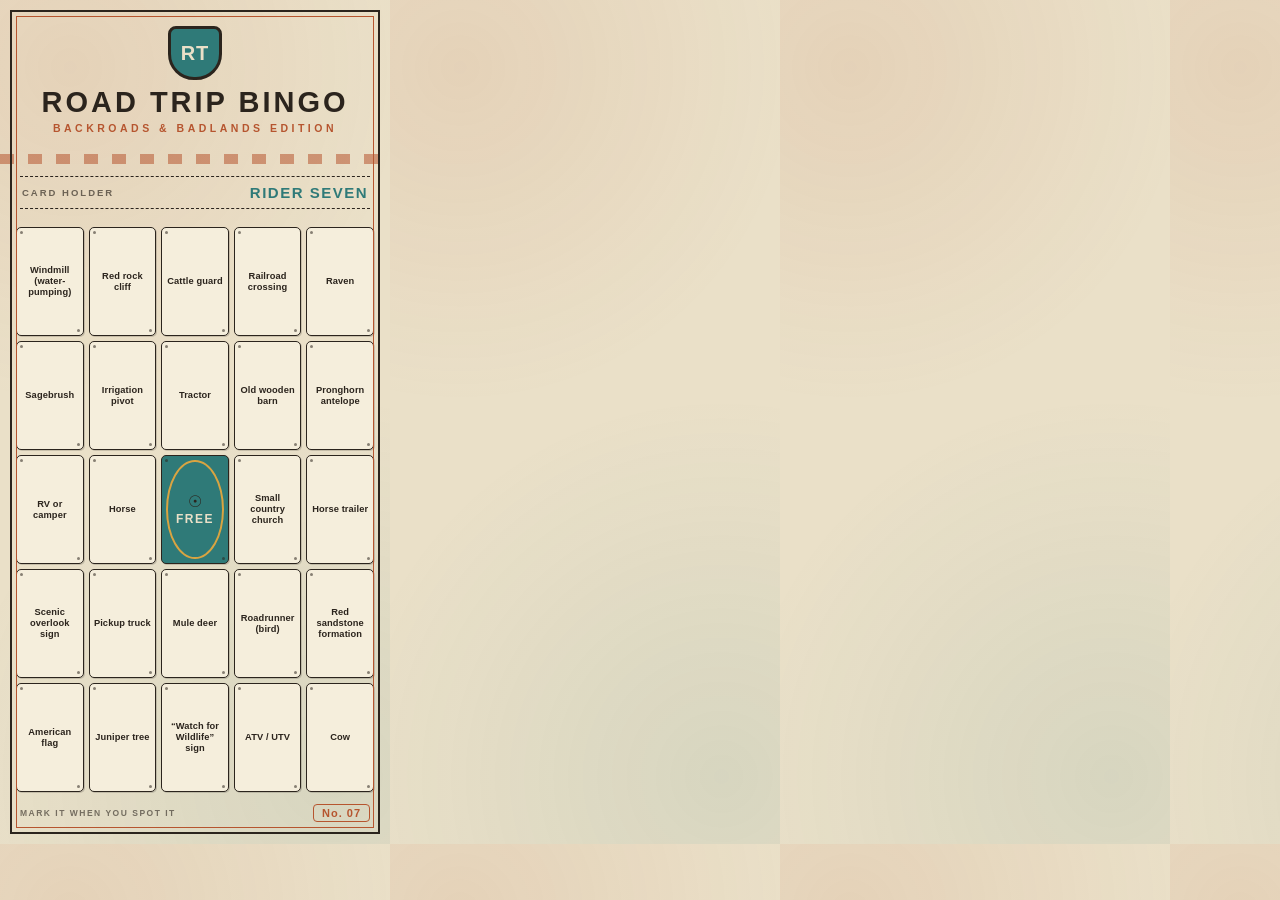
<file: legacy/sightings/card_7.html>
<!DOCTYPE html>
<html>
<head>
<meta charset="utf-8">
<style>
* { box-sizing: border-box; margin:0; padding:0; }
html,body { width:390px; height:844px; overflow:hidden; }
body {
  background:#EAE0C8;
  background-image:
    radial-gradient(circle at 18% 8%, rgba(182,85,47,0.10), transparent 40%),
    radial-gradient(circle at 85% 92%, rgba(47,122,120,0.10), transparent 45%);
  font-family: 'Helvetica Neue', Arial, sans-serif;
  color:#2B241D;
  display:flex;
  flex-direction:column;
  height:844px;
  width:390px;
  position:relative;
}
body::before{
  content:"";
  position:absolute; inset:10px;
  border:2px solid #2B241D;
  pointer-events:none;
  z-index:5;
}
body::after{
  content:"";
  position:absolute; inset:16px;
  border:1px solid #B6552F;
  pointer-events:none;
  z-index:5;
}

.header{
  padding:26px 20px 10px 20px;
  text-align:center;
  position:relative;
}
.shield{
  width:54px; height:54px;
  margin:0 auto 6px auto;
  background:#2F7A78;
  border:3px solid #2B241D;
  border-radius:8px 8px 26px 26px;
  display:flex; align-items:center; justify-content:center;
  position:relative;
}
.shield span{
  font-family: 'Arial Narrow', Arial, sans-serif;
  font-weight:800;
  font-size:20px;
  color:#EAE0C8;
  letter-spacing:1px;
}
.title{
  font-family: 'Arial Narrow', Arial, sans-serif;
  font-weight:800;
  font-size:29px;
  letter-spacing:3px;
  text-transform:uppercase;
  color:#2B241D;
}
.subtitle{
  margin-top:3px;
  font-size:10.5px;
  letter-spacing:3.5px;
  text-transform:uppercase;
  color:#B6552F;
  font-weight:700;
}
.horizon{
  height:10px;
  margin:10px 0 0 0;
  background: repeating-linear-gradient(90deg,#B6552F 0 14px, transparent 14px 28px);
  opacity:0.55;
}

.playerbar{
  margin:12px 20px 6px 20px;
  display:flex;
  align-items:center;
  justify-content:space-between;
  border-top:1px dashed #2B241D;
  border-bottom:1px dashed #2B241D;
  padding:7px 2px;
}
.playerbar .label{
  font-size:9.5px;
  letter-spacing:2px;
  color:#2B241D;
  opacity:0.65;
  text-transform:uppercase;
  font-weight:700;
}
.playerbar .name{
  font-family:'Arial Narrow', Arial, sans-serif;
  font-weight:800;
  font-size:15px;
  letter-spacing:1.5px;
  color:#2F7A78;
}

.grid{
  flex:1;
  margin:12px 16px 0 16px;
  display:grid;
  grid-template-columns:repeat(5,1fr);
  grid-template-rows:repeat(5,1fr);
  gap:5px;
}
.cell{
  background:#F5EEDC;
  border:1.5px solid #2B241D;
  border-radius:5px;
  display:flex;
  align-items:center;
  justify-content:center;
  text-align:center;
  padding:4px 4px;
  position:relative;
  box-shadow: 1px 1px 0 rgba(43,36,29,0.18);
}
.cell::before, .cell::after{
  content:"";
  position:absolute;
  width:3px; height:3px;
  border-radius:50%;
  background:#2B241D;
  opacity:0.55;
}
.cell::before{ top:3px; left:3px; }
.cell::after{ bottom:3px; right:3px; }
.cell span{
  font-size:9.3px;
  line-height:1.18;
  font-weight:600;
  color:#2B241D;
  letter-spacing:0.1px;
}
.cell.free{
  background:#2F7A78;
  border-color:#2B241D;
}
.cell.free .medallion{
  width:100%; height:100%;
  border-radius:50%;
  border:2px solid #D9A441;
  display:flex;
  align-items:center;
  justify-content:center;
  flex-direction:column;
}
.cell.free span{
  color:#EAE0C8;
  font-family:'Arial Narrow', Arial, sans-serif;
  font-weight:800;
  font-size:12px;
  letter-spacing:1.5px;
}
.cell.free .sun{
  font-size:16px;
  margin-bottom:1px;
}

.footer{
  margin:12px 20px 22px 20px;
  display:flex;
  align-items:center;
  justify-content:space-between;
}
.footer .stamp{
  font-size:8.5px;
  letter-spacing:1.5px;
  text-transform:uppercase;
  color:#2B241D;
  opacity:0.6;
  font-weight:700;
}
.footer .cardno{
  font-family:'Arial Narrow', Arial, sans-serif;
  font-weight:800;
  font-size:11px;
  letter-spacing:1px;
  color:#B6552F;
  border:1.5px solid #B6552F;
  border-radius:4px;
  padding:2px 8px;
}
</style>
</head>
<body>
  <div class="header">
    <div class="shield"><span>RT</span></div>
    <div class="title">Road Trip Bingo</div>
    <div class="subtitle">Backroads &amp; Badlands Edition</div>
  </div>
  <div class="horizon"></div>
  <div class="playerbar">
    <div class="label">Card holder</div>
    <div class="name">RIDER SEVEN</div>
  </div>
  <div class="grid">
    <div class="cell"><span>Windmill (water-pumping)</span></div>
<div class="cell"><span>Red rock cliff</span></div>
<div class="cell"><span>Cattle guard</span></div>
<div class="cell"><span>Railroad crossing</span></div>
<div class="cell"><span>Raven</span></div>
<div class="cell"><span>Sagebrush</span></div>
<div class="cell"><span>Irrigation pivot</span></div>
<div class="cell"><span>Tractor</span></div>
<div class="cell"><span>Old wooden barn</span></div>
<div class="cell"><span>Pronghorn antelope</span></div>
<div class="cell"><span>RV or camper</span></div>
<div class="cell"><span>Horse</span></div>
<div class="cell free"><div class="medallion"><div class="sun">&#9737;</div><span>FREE</span></div></div>
<div class="cell"><span>Small country church</span></div>
<div class="cell"><span>Horse trailer</span></div>
<div class="cell"><span>Scenic overlook sign</span></div>
<div class="cell"><span>Pickup truck</span></div>
<div class="cell"><span>Mule deer</span></div>
<div class="cell"><span>Roadrunner (bird)</span></div>
<div class="cell"><span>Red sandstone formation</span></div>
<div class="cell"><span>American flag</span></div>
<div class="cell"><span>Juniper tree</span></div>
<div class="cell"><span>“Watch for Wildlife” sign</span></div>
<div class="cell"><span>ATV / UTV</span></div>
<div class="cell"><span>Cow</span></div>
  </div>
  <div class="footer">
    <div class="stamp">Mark it when you spot it</div>
    <div class="cardno">No. 07</div>
  </div>
</body>
</html>
</file>
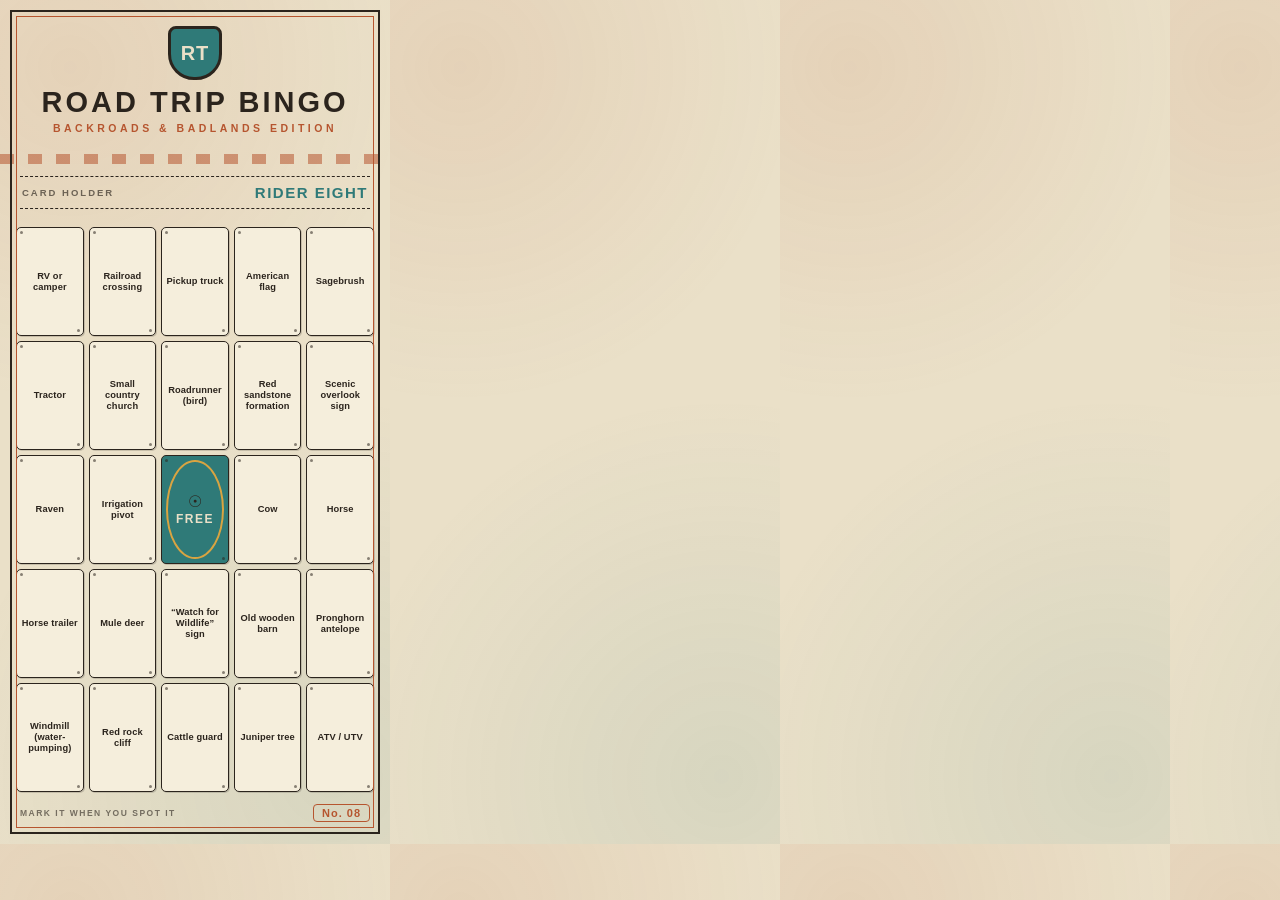
<file: legacy/sightings/card_8.html>
<!DOCTYPE html>
<html>
<head>
<meta charset="utf-8">
<style>
* { box-sizing: border-box; margin:0; padding:0; }
html,body { width:390px; height:844px; overflow:hidden; }
body {
  background:#EAE0C8;
  background-image:
    radial-gradient(circle at 18% 8%, rgba(182,85,47,0.10), transparent 40%),
    radial-gradient(circle at 85% 92%, rgba(47,122,120,0.10), transparent 45%);
  font-family: 'Helvetica Neue', Arial, sans-serif;
  color:#2B241D;
  display:flex;
  flex-direction:column;
  height:844px;
  width:390px;
  position:relative;
}
body::before{
  content:"";
  position:absolute; inset:10px;
  border:2px solid #2B241D;
  pointer-events:none;
  z-index:5;
}
body::after{
  content:"";
  position:absolute; inset:16px;
  border:1px solid #B6552F;
  pointer-events:none;
  z-index:5;
}

.header{
  padding:26px 20px 10px 20px;
  text-align:center;
  position:relative;
}
.shield{
  width:54px; height:54px;
  margin:0 auto 6px auto;
  background:#2F7A78;
  border:3px solid #2B241D;
  border-radius:8px 8px 26px 26px;
  display:flex; align-items:center; justify-content:center;
  position:relative;
}
.shield span{
  font-family: 'Arial Narrow', Arial, sans-serif;
  font-weight:800;
  font-size:20px;
  color:#EAE0C8;
  letter-spacing:1px;
}
.title{
  font-family: 'Arial Narrow', Arial, sans-serif;
  font-weight:800;
  font-size:29px;
  letter-spacing:3px;
  text-transform:uppercase;
  color:#2B241D;
}
.subtitle{
  margin-top:3px;
  font-size:10.5px;
  letter-spacing:3.5px;
  text-transform:uppercase;
  color:#B6552F;
  font-weight:700;
}
.horizon{
  height:10px;
  margin:10px 0 0 0;
  background: repeating-linear-gradient(90deg,#B6552F 0 14px, transparent 14px 28px);
  opacity:0.55;
}

.playerbar{
  margin:12px 20px 6px 20px;
  display:flex;
  align-items:center;
  justify-content:space-between;
  border-top:1px dashed #2B241D;
  border-bottom:1px dashed #2B241D;
  padding:7px 2px;
}
.playerbar .label{
  font-size:9.5px;
  letter-spacing:2px;
  color:#2B241D;
  opacity:0.65;
  text-transform:uppercase;
  font-weight:700;
}
.playerbar .name{
  font-family:'Arial Narrow', Arial, sans-serif;
  font-weight:800;
  font-size:15px;
  letter-spacing:1.5px;
  color:#2F7A78;
}

.grid{
  flex:1;
  margin:12px 16px 0 16px;
  display:grid;
  grid-template-columns:repeat(5,1fr);
  grid-template-rows:repeat(5,1fr);
  gap:5px;
}
.cell{
  background:#F5EEDC;
  border:1.5px solid #2B241D;
  border-radius:5px;
  display:flex;
  align-items:center;
  justify-content:center;
  text-align:center;
  padding:4px 4px;
  position:relative;
  box-shadow: 1px 1px 0 rgba(43,36,29,0.18);
}
.cell::before, .cell::after{
  content:"";
  position:absolute;
  width:3px; height:3px;
  border-radius:50%;
  background:#2B241D;
  opacity:0.55;
}
.cell::before{ top:3px; left:3px; }
.cell::after{ bottom:3px; right:3px; }
.cell span{
  font-size:9.3px;
  line-height:1.18;
  font-weight:600;
  color:#2B241D;
  letter-spacing:0.1px;
}
.cell.free{
  background:#2F7A78;
  border-color:#2B241D;
}
.cell.free .medallion{
  width:100%; height:100%;
  border-radius:50%;
  border:2px solid #D9A441;
  display:flex;
  align-items:center;
  justify-content:center;
  flex-direction:column;
}
.cell.free span{
  color:#EAE0C8;
  font-family:'Arial Narrow', Arial, sans-serif;
  font-weight:800;
  font-size:12px;
  letter-spacing:1.5px;
}
.cell.free .sun{
  font-size:16px;
  margin-bottom:1px;
}

.footer{
  margin:12px 20px 22px 20px;
  display:flex;
  align-items:center;
  justify-content:space-between;
}
.footer .stamp{
  font-size:8.5px;
  letter-spacing:1.5px;
  text-transform:uppercase;
  color:#2B241D;
  opacity:0.6;
  font-weight:700;
}
.footer .cardno{
  font-family:'Arial Narrow', Arial, sans-serif;
  font-weight:800;
  font-size:11px;
  letter-spacing:1px;
  color:#B6552F;
  border:1.5px solid #B6552F;
  border-radius:4px;
  padding:2px 8px;
}
</style>
</head>
<body>
  <div class="header">
    <div class="shield"><span>RT</span></div>
    <div class="title">Road Trip Bingo</div>
    <div class="subtitle">Backroads &amp; Badlands Edition</div>
  </div>
  <div class="horizon"></div>
  <div class="playerbar">
    <div class="label">Card holder</div>
    <div class="name">RIDER EIGHT</div>
  </div>
  <div class="grid">
    <div class="cell"><span>RV or camper</span></div>
<div class="cell"><span>Railroad crossing</span></div>
<div class="cell"><span>Pickup truck</span></div>
<div class="cell"><span>American flag</span></div>
<div class="cell"><span>Sagebrush</span></div>
<div class="cell"><span>Tractor</span></div>
<div class="cell"><span>Small country church</span></div>
<div class="cell"><span>Roadrunner (bird)</span></div>
<div class="cell"><span>Red sandstone formation</span></div>
<div class="cell"><span>Scenic overlook sign</span></div>
<div class="cell"><span>Raven</span></div>
<div class="cell"><span>Irrigation pivot</span></div>
<div class="cell free"><div class="medallion"><div class="sun">&#9737;</div><span>FREE</span></div></div>
<div class="cell"><span>Cow</span></div>
<div class="cell"><span>Horse</span></div>
<div class="cell"><span>Horse trailer</span></div>
<div class="cell"><span>Mule deer</span></div>
<div class="cell"><span>“Watch for Wildlife” sign</span></div>
<div class="cell"><span>Old wooden barn</span></div>
<div class="cell"><span>Pronghorn antelope</span></div>
<div class="cell"><span>Windmill (water-pumping)</span></div>
<div class="cell"><span>Red rock cliff</span></div>
<div class="cell"><span>Cattle guard</span></div>
<div class="cell"><span>Juniper tree</span></div>
<div class="cell"><span>ATV / UTV</span></div>
  </div>
  <div class="footer">
    <div class="stamp">Mark it when you spot it</div>
    <div class="cardno">No. 08</div>
  </div>
</body>
</html>
</file>
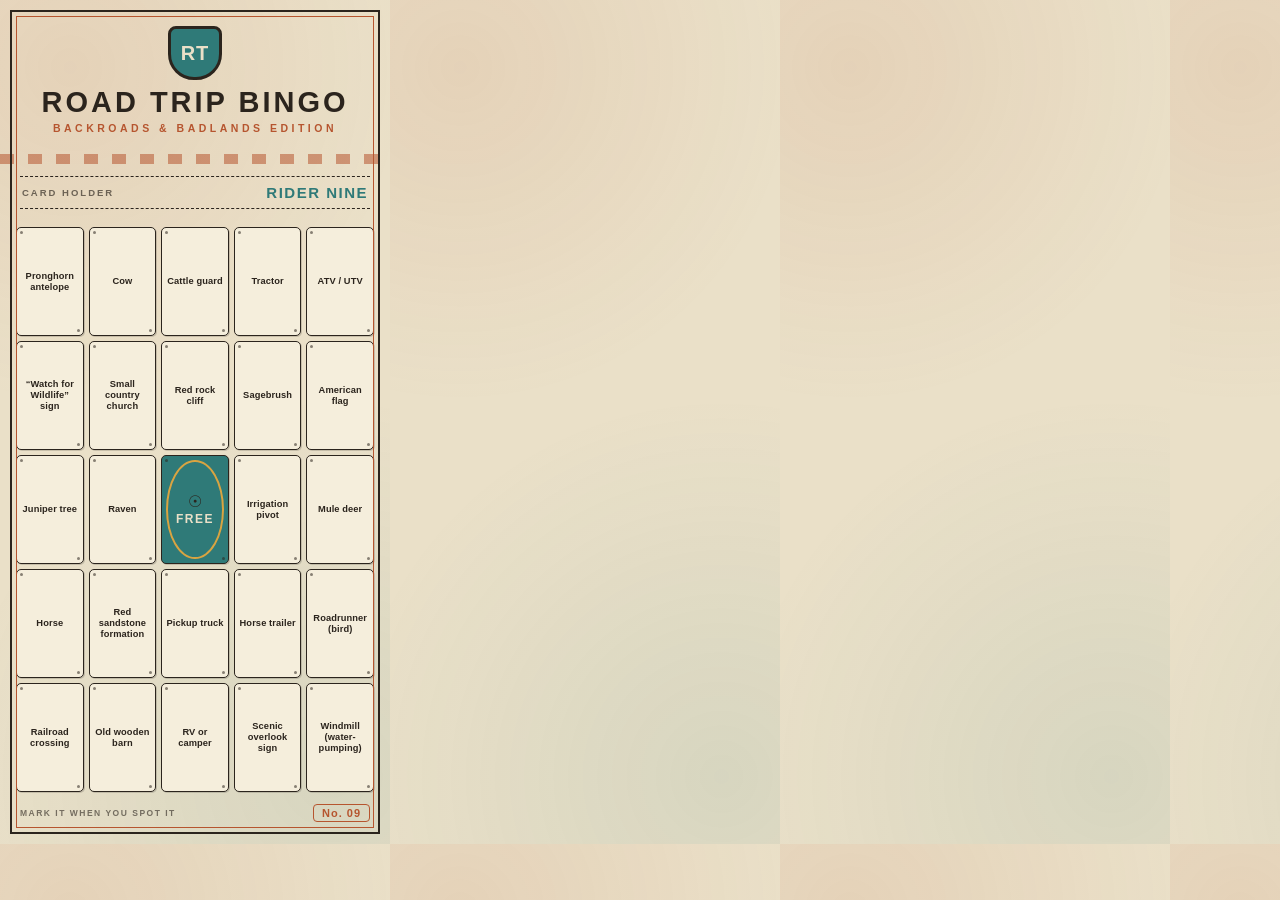
<file: legacy/sightings/card_9.html>
<!DOCTYPE html>
<html>
<head>
<meta charset="utf-8">
<style>
* { box-sizing: border-box; margin:0; padding:0; }
html,body { width:390px; height:844px; overflow:hidden; }
body {
  background:#EAE0C8;
  background-image:
    radial-gradient(circle at 18% 8%, rgba(182,85,47,0.10), transparent 40%),
    radial-gradient(circle at 85% 92%, rgba(47,122,120,0.10), transparent 45%);
  font-family: 'Helvetica Neue', Arial, sans-serif;
  color:#2B241D;
  display:flex;
  flex-direction:column;
  height:844px;
  width:390px;
  position:relative;
}
body::before{
  content:"";
  position:absolute; inset:10px;
  border:2px solid #2B241D;
  pointer-events:none;
  z-index:5;
}
body::after{
  content:"";
  position:absolute; inset:16px;
  border:1px solid #B6552F;
  pointer-events:none;
  z-index:5;
}

.header{
  padding:26px 20px 10px 20px;
  text-align:center;
  position:relative;
}
.shield{
  width:54px; height:54px;
  margin:0 auto 6px auto;
  background:#2F7A78;
  border:3px solid #2B241D;
  border-radius:8px 8px 26px 26px;
  display:flex; align-items:center; justify-content:center;
  position:relative;
}
.shield span{
  font-family: 'Arial Narrow', Arial, sans-serif;
  font-weight:800;
  font-size:20px;
  color:#EAE0C8;
  letter-spacing:1px;
}
.title{
  font-family: 'Arial Narrow', Arial, sans-serif;
  font-weight:800;
  font-size:29px;
  letter-spacing:3px;
  text-transform:uppercase;
  color:#2B241D;
}
.subtitle{
  margin-top:3px;
  font-size:10.5px;
  letter-spacing:3.5px;
  text-transform:uppercase;
  color:#B6552F;
  font-weight:700;
}
.horizon{
  height:10px;
  margin:10px 0 0 0;
  background: repeating-linear-gradient(90deg,#B6552F 0 14px, transparent 14px 28px);
  opacity:0.55;
}

.playerbar{
  margin:12px 20px 6px 20px;
  display:flex;
  align-items:center;
  justify-content:space-between;
  border-top:1px dashed #2B241D;
  border-bottom:1px dashed #2B241D;
  padding:7px 2px;
}
.playerbar .label{
  font-size:9.5px;
  letter-spacing:2px;
  color:#2B241D;
  opacity:0.65;
  text-transform:uppercase;
  font-weight:700;
}
.playerbar .name{
  font-family:'Arial Narrow', Arial, sans-serif;
  font-weight:800;
  font-size:15px;
  letter-spacing:1.5px;
  color:#2F7A78;
}

.grid{
  flex:1;
  margin:12px 16px 0 16px;
  display:grid;
  grid-template-columns:repeat(5,1fr);
  grid-template-rows:repeat(5,1fr);
  gap:5px;
}
.cell{
  background:#F5EEDC;
  border:1.5px solid #2B241D;
  border-radius:5px;
  display:flex;
  align-items:center;
  justify-content:center;
  text-align:center;
  padding:4px 4px;
  position:relative;
  box-shadow: 1px 1px 0 rgba(43,36,29,0.18);
}
.cell::before, .cell::after{
  content:"";
  position:absolute;
  width:3px; height:3px;
  border-radius:50%;
  background:#2B241D;
  opacity:0.55;
}
.cell::before{ top:3px; left:3px; }
.cell::after{ bottom:3px; right:3px; }
.cell span{
  font-size:9.3px;
  line-height:1.18;
  font-weight:600;
  color:#2B241D;
  letter-spacing:0.1px;
}
.cell.free{
  background:#2F7A78;
  border-color:#2B241D;
}
.cell.free .medallion{
  width:100%; height:100%;
  border-radius:50%;
  border:2px solid #D9A441;
  display:flex;
  align-items:center;
  justify-content:center;
  flex-direction:column;
}
.cell.free span{
  color:#EAE0C8;
  font-family:'Arial Narrow', Arial, sans-serif;
  font-weight:800;
  font-size:12px;
  letter-spacing:1.5px;
}
.cell.free .sun{
  font-size:16px;
  margin-bottom:1px;
}

.footer{
  margin:12px 20px 22px 20px;
  display:flex;
  align-items:center;
  justify-content:space-between;
}
.footer .stamp{
  font-size:8.5px;
  letter-spacing:1.5px;
  text-transform:uppercase;
  color:#2B241D;
  opacity:0.6;
  font-weight:700;
}
.footer .cardno{
  font-family:'Arial Narrow', Arial, sans-serif;
  font-weight:800;
  font-size:11px;
  letter-spacing:1px;
  color:#B6552F;
  border:1.5px solid #B6552F;
  border-radius:4px;
  padding:2px 8px;
}
</style>
</head>
<body>
  <div class="header">
    <div class="shield"><span>RT</span></div>
    <div class="title">Road Trip Bingo</div>
    <div class="subtitle">Backroads &amp; Badlands Edition</div>
  </div>
  <div class="horizon"></div>
  <div class="playerbar">
    <div class="label">Card holder</div>
    <div class="name">RIDER NINE</div>
  </div>
  <div class="grid">
    <div class="cell"><span>Pronghorn antelope</span></div>
<div class="cell"><span>Cow</span></div>
<div class="cell"><span>Cattle guard</span></div>
<div class="cell"><span>Tractor</span></div>
<div class="cell"><span>ATV / UTV</span></div>
<div class="cell"><span>“Watch for Wildlife” sign</span></div>
<div class="cell"><span>Small country church</span></div>
<div class="cell"><span>Red rock cliff</span></div>
<div class="cell"><span>Sagebrush</span></div>
<div class="cell"><span>American flag</span></div>
<div class="cell"><span>Juniper tree</span></div>
<div class="cell"><span>Raven</span></div>
<div class="cell free"><div class="medallion"><div class="sun">&#9737;</div><span>FREE</span></div></div>
<div class="cell"><span>Irrigation pivot</span></div>
<div class="cell"><span>Mule deer</span></div>
<div class="cell"><span>Horse</span></div>
<div class="cell"><span>Red sandstone formation</span></div>
<div class="cell"><span>Pickup truck</span></div>
<div class="cell"><span>Horse trailer</span></div>
<div class="cell"><span>Roadrunner (bird)</span></div>
<div class="cell"><span>Railroad crossing</span></div>
<div class="cell"><span>Old wooden barn</span></div>
<div class="cell"><span>RV or camper</span></div>
<div class="cell"><span>Scenic overlook sign</span></div>
<div class="cell"><span>Windmill (water-pumping)</span></div>
  </div>
  <div class="footer">
    <div class="stamp">Mark it when you spot it</div>
    <div class="cardno">No. 09</div>
  </div>
</body>
</html>
</file>
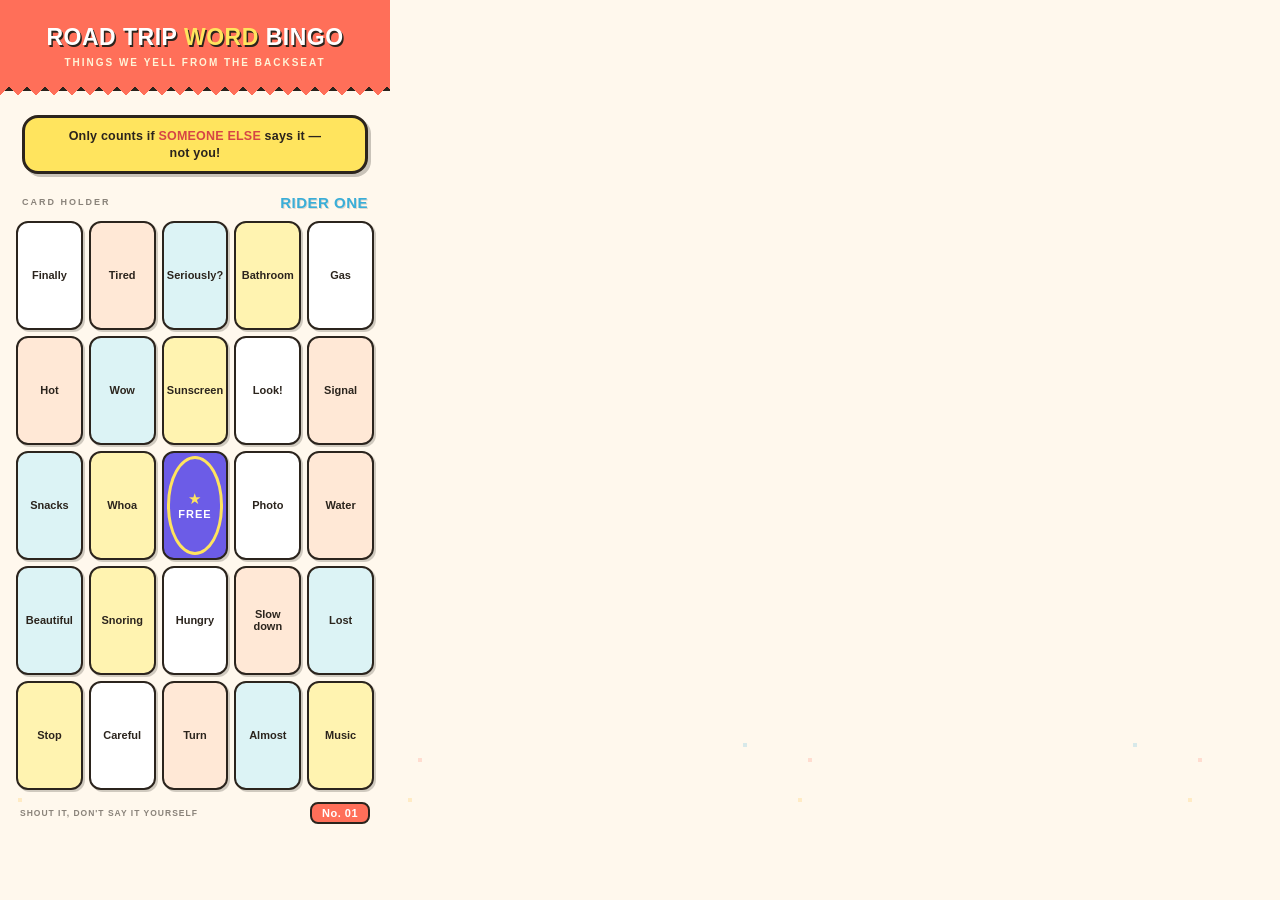
<file: legacy/words/card_1.html>
<!DOCTYPE html>
<html>
<head>
<meta charset="utf-8">
<style>
* { box-sizing: border-box; margin:0; padding:0; }
html,body { width:390px; height:844px; overflow:hidden; }
body {
  width:390px; height:844px;
  background:#FFF8ED;
  background-image:
    radial-gradient(circle 2.5px at 30px 760px, rgba(255,111,89,0.20) 99%, transparent),
    radial-gradient(circle 2.5px at 355px 745px, rgba(58,174,216,0.20) 99%, transparent),
    radial-gradient(circle 2.5px at 20px 800px, rgba(255,196,77,0.25) 99%, transparent);
  font-family: 'Trebuchet MS', 'Verdana', Arial, sans-serif;
  color:#2B241D;
  display:flex;
  flex-direction:column;
  position:relative;
}

.topband{
  background:#FF6F59;
  padding:24px 20px 18px 20px;
  text-align:center;
  border-bottom:5px solid #2B241D;
  position:relative;
}
.topband::after{
  content:"";
  position:absolute;
  left:0; right:0; bottom:-9px;
  height:9px;
  background-image: linear-gradient(135deg, #FF6F59 25%, transparent 25%),
                     linear-gradient(225deg, #FF6F59 25%, transparent 25%);
  background-size: 18px 18px;
  background-position: 0 0;
}
.title{
  font-weight:900;
  font-size:23px;
  letter-spacing:0.5px;
  color:#FFFFFF;
  text-shadow: 1.5px 1.5px 0 #2B241D;
  line-height:1.15;
}
.title .accent{
  color:#FFE45E;
  text-shadow: 1.5px 1.5px 0 #2B241D;
}
.subtitle{
  margin-top:7px;
  font-size:10px;
  letter-spacing:2px;
  text-transform:uppercase;
  color:#FFF3D6;
  font-weight:700;
}

.rulebubble{
  margin:24px 22px 4px 22px;
  background:#FFE45E;
  border:3px solid #2B241D;
  border-radius:16px;
  padding:10px 14px;
  position:relative;
  text-align:center;
  box-shadow: 3px 3px 0 rgba(43,36,29,0.25);
}
.rulebubble .rule-main{
  font-weight:900;
  font-size:12.5px;
  letter-spacing:0.2px;
  color:#2B241D;
  line-height:1.3;
}
.rulebubble .rule-main b{
  color:#D64545;
}

.playerbar{
  margin:16px 22px 0 22px;
  display:flex;
  align-items:center;
  justify-content:space-between;
}
.playerbar .label{
  font-size:9px;
  letter-spacing:2px;
  text-transform:uppercase;
  color:#2B241D;
  opacity:0.55;
  font-weight:700;
}
.playerbar .name{
  font-weight:900;
  font-size:15px;
  letter-spacing:0.5px;
  color:#3AAED8;
  text-shadow: 1px 1px 0 rgba(43,36,29,0.15);
}

.grid{
  flex:1;
  margin:10px 16px 0 16px;
  display:grid;
  grid-template-columns:repeat(5,1fr);
  grid-template-rows:repeat(5,1fr);
  gap:6px;
}
.cell{
  border:2.5px solid #2B241D;
  border-radius:12px;
  display:flex;
  align-items:center;
  justify-content:center;
  text-align:center;
  padding:3px 3px;
  position:relative;
  box-shadow: 2px 2px 0 rgba(43,36,29,0.22);
}
.cell span{
  font-size:11px;
  line-height:1.1;
  font-weight:800;
  color:#2B241D;
}
.cell.free{
  background:#6C5CE7;
  border-color:#2B241D;
}
.cell.free .medallion{
  width:100%; height:100%;
  border-radius:50%;
  border:3px solid #FFE45E;
  display:flex;
  align-items:center;
  justify-content:center;
  flex-direction:column;
}
.cell.free .star{
  font-size:15px;
  line-height:1;
  margin-bottom:2px;
  color:#FFE45E;
}
.cell.free span{
  color:#FFFFFF;
  font-size:11px;
  font-weight:900;
  letter-spacing:1px;
}

.footer{
  margin:12px 20px 20px 20px;
  display:flex;
  align-items:center;
  justify-content:space-between;
}
.footer .stamp{
  font-size:8.5px;
  letter-spacing:1px;
  text-transform:uppercase;
  color:#2B241D;
  opacity:0.55;
  font-weight:700;
}
.footer .cardno{
  font-weight:900;
  font-size:11px;
  letter-spacing:0.5px;
  color:#FFFFFF;
  background:#FF6F59;
  border:2.5px solid #2B241D;
  border-radius:8px;
  padding:3px 10px;
}
</style>
</head>
<body>
  <div class="topband">
    <div class="title">ROAD TRIP <span class="accent">WORD</span> BINGO</div>
    <div class="subtitle">Things We Yell From The Backseat</div>
  </div>
  <div class="rulebubble">
    <div class="rule-main">Only counts if <b>SOMEONE ELSE</b> says it &mdash;<br>not you!</div>
  </div>
  <div class="playerbar">
    <div class="label">Card holder</div>
    <div class="name">RIDER ONE</div>
  </div>
  <div class="grid">
    <div class="cell" style="background:#FFFFFF"><span>Finally</span></div>
<div class="cell" style="background:#FFE8D6"><span>Tired</span></div>
<div class="cell" style="background:#DCF3F5"><span>Seriously?</span></div>
<div class="cell" style="background:#FFF3B0"><span>Bathroom</span></div>
<div class="cell" style="background:#FFFFFF"><span>Gas</span></div>
<div class="cell" style="background:#FFE8D6"><span>Hot</span></div>
<div class="cell" style="background:#DCF3F5"><span>Wow</span></div>
<div class="cell" style="background:#FFF3B0"><span>Sunscreen</span></div>
<div class="cell" style="background:#FFFFFF"><span>Look!</span></div>
<div class="cell" style="background:#FFE8D6"><span>Signal</span></div>
<div class="cell" style="background:#DCF3F5"><span>Snacks</span></div>
<div class="cell" style="background:#FFF3B0"><span>Whoa</span></div>
<div class="cell free"><div class="medallion"><div class="star">&#9733;</div><span>FREE</span></div></div>
<div class="cell" style="background:#FFFFFF"><span>Photo</span></div>
<div class="cell" style="background:#FFE8D6"><span>Water</span></div>
<div class="cell" style="background:#DCF3F5"><span>Beautiful</span></div>
<div class="cell" style="background:#FFF3B0"><span>Snoring</span></div>
<div class="cell" style="background:#FFFFFF"><span>Hungry</span></div>
<div class="cell" style="background:#FFE8D6"><span>Slow down</span></div>
<div class="cell" style="background:#DCF3F5"><span>Lost</span></div>
<div class="cell" style="background:#FFF3B0"><span>Stop</span></div>
<div class="cell" style="background:#FFFFFF"><span>Careful</span></div>
<div class="cell" style="background:#FFE8D6"><span>Turn</span></div>
<div class="cell" style="background:#DCF3F5"><span>Almost</span></div>
<div class="cell" style="background:#FFF3B0"><span>Music</span></div>
  </div>
  <div class="footer">
    <div class="stamp">Shout it, don't say it yourself</div>
    <div class="cardno">No. 01</div>
  </div>
</body>
</html>
</file>
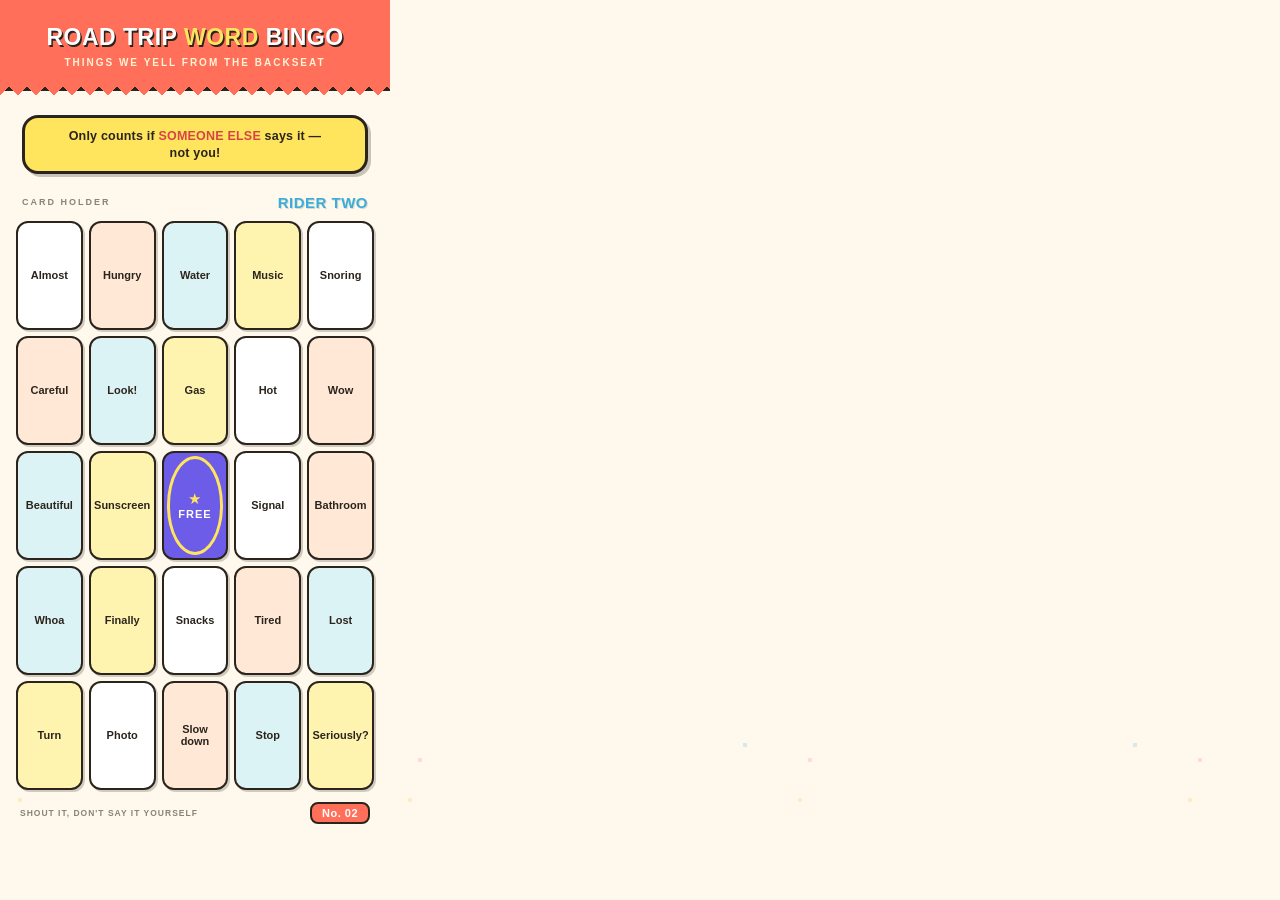
<file: legacy/words/card_2.html>
<!DOCTYPE html>
<html>
<head>
<meta charset="utf-8">
<style>
* { box-sizing: border-box; margin:0; padding:0; }
html,body { width:390px; height:844px; overflow:hidden; }
body {
  width:390px; height:844px;
  background:#FFF8ED;
  background-image:
    radial-gradient(circle 2.5px at 30px 760px, rgba(255,111,89,0.20) 99%, transparent),
    radial-gradient(circle 2.5px at 355px 745px, rgba(58,174,216,0.20) 99%, transparent),
    radial-gradient(circle 2.5px at 20px 800px, rgba(255,196,77,0.25) 99%, transparent);
  font-family: 'Trebuchet MS', 'Verdana', Arial, sans-serif;
  color:#2B241D;
  display:flex;
  flex-direction:column;
  position:relative;
}

.topband{
  background:#FF6F59;
  padding:24px 20px 18px 20px;
  text-align:center;
  border-bottom:5px solid #2B241D;
  position:relative;
}
.topband::after{
  content:"";
  position:absolute;
  left:0; right:0; bottom:-9px;
  height:9px;
  background-image: linear-gradient(135deg, #FF6F59 25%, transparent 25%),
                     linear-gradient(225deg, #FF6F59 25%, transparent 25%);
  background-size: 18px 18px;
  background-position: 0 0;
}
.title{
  font-weight:900;
  font-size:23px;
  letter-spacing:0.5px;
  color:#FFFFFF;
  text-shadow: 1.5px 1.5px 0 #2B241D;
  line-height:1.15;
}
.title .accent{
  color:#FFE45E;
  text-shadow: 1.5px 1.5px 0 #2B241D;
}
.subtitle{
  margin-top:7px;
  font-size:10px;
  letter-spacing:2px;
  text-transform:uppercase;
  color:#FFF3D6;
  font-weight:700;
}

.rulebubble{
  margin:24px 22px 4px 22px;
  background:#FFE45E;
  border:3px solid #2B241D;
  border-radius:16px;
  padding:10px 14px;
  position:relative;
  text-align:center;
  box-shadow: 3px 3px 0 rgba(43,36,29,0.25);
}
.rulebubble .rule-main{
  font-weight:900;
  font-size:12.5px;
  letter-spacing:0.2px;
  color:#2B241D;
  line-height:1.3;
}
.rulebubble .rule-main b{
  color:#D64545;
}

.playerbar{
  margin:16px 22px 0 22px;
  display:flex;
  align-items:center;
  justify-content:space-between;
}
.playerbar .label{
  font-size:9px;
  letter-spacing:2px;
  text-transform:uppercase;
  color:#2B241D;
  opacity:0.55;
  font-weight:700;
}
.playerbar .name{
  font-weight:900;
  font-size:15px;
  letter-spacing:0.5px;
  color:#3AAED8;
  text-shadow: 1px 1px 0 rgba(43,36,29,0.15);
}

.grid{
  flex:1;
  margin:10px 16px 0 16px;
  display:grid;
  grid-template-columns:repeat(5,1fr);
  grid-template-rows:repeat(5,1fr);
  gap:6px;
}
.cell{
  border:2.5px solid #2B241D;
  border-radius:12px;
  display:flex;
  align-items:center;
  justify-content:center;
  text-align:center;
  padding:3px 3px;
  position:relative;
  box-shadow: 2px 2px 0 rgba(43,36,29,0.22);
}
.cell span{
  font-size:11px;
  line-height:1.1;
  font-weight:800;
  color:#2B241D;
}
.cell.free{
  background:#6C5CE7;
  border-color:#2B241D;
}
.cell.free .medallion{
  width:100%; height:100%;
  border-radius:50%;
  border:3px solid #FFE45E;
  display:flex;
  align-items:center;
  justify-content:center;
  flex-direction:column;
}
.cell.free .star{
  font-size:15px;
  line-height:1;
  margin-bottom:2px;
  color:#FFE45E;
}
.cell.free span{
  color:#FFFFFF;
  font-size:11px;
  font-weight:900;
  letter-spacing:1px;
}

.footer{
  margin:12px 20px 20px 20px;
  display:flex;
  align-items:center;
  justify-content:space-between;
}
.footer .stamp{
  font-size:8.5px;
  letter-spacing:1px;
  text-transform:uppercase;
  color:#2B241D;
  opacity:0.55;
  font-weight:700;
}
.footer .cardno{
  font-weight:900;
  font-size:11px;
  letter-spacing:0.5px;
  color:#FFFFFF;
  background:#FF6F59;
  border:2.5px solid #2B241D;
  border-radius:8px;
  padding:3px 10px;
}
</style>
</head>
<body>
  <div class="topband">
    <div class="title">ROAD TRIP <span class="accent">WORD</span> BINGO</div>
    <div class="subtitle">Things We Yell From The Backseat</div>
  </div>
  <div class="rulebubble">
    <div class="rule-main">Only counts if <b>SOMEONE ELSE</b> says it &mdash;<br>not you!</div>
  </div>
  <div class="playerbar">
    <div class="label">Card holder</div>
    <div class="name">RIDER TWO</div>
  </div>
  <div class="grid">
    <div class="cell" style="background:#FFFFFF"><span>Almost</span></div>
<div class="cell" style="background:#FFE8D6"><span>Hungry</span></div>
<div class="cell" style="background:#DCF3F5"><span>Water</span></div>
<div class="cell" style="background:#FFF3B0"><span>Music</span></div>
<div class="cell" style="background:#FFFFFF"><span>Snoring</span></div>
<div class="cell" style="background:#FFE8D6"><span>Careful</span></div>
<div class="cell" style="background:#DCF3F5"><span>Look!</span></div>
<div class="cell" style="background:#FFF3B0"><span>Gas</span></div>
<div class="cell" style="background:#FFFFFF"><span>Hot</span></div>
<div class="cell" style="background:#FFE8D6"><span>Wow</span></div>
<div class="cell" style="background:#DCF3F5"><span>Beautiful</span></div>
<div class="cell" style="background:#FFF3B0"><span>Sunscreen</span></div>
<div class="cell free"><div class="medallion"><div class="star">&#9733;</div><span>FREE</span></div></div>
<div class="cell" style="background:#FFFFFF"><span>Signal</span></div>
<div class="cell" style="background:#FFE8D6"><span>Bathroom</span></div>
<div class="cell" style="background:#DCF3F5"><span>Whoa</span></div>
<div class="cell" style="background:#FFF3B0"><span>Finally</span></div>
<div class="cell" style="background:#FFFFFF"><span>Snacks</span></div>
<div class="cell" style="background:#FFE8D6"><span>Tired</span></div>
<div class="cell" style="background:#DCF3F5"><span>Lost</span></div>
<div class="cell" style="background:#FFF3B0"><span>Turn</span></div>
<div class="cell" style="background:#FFFFFF"><span>Photo</span></div>
<div class="cell" style="background:#FFE8D6"><span>Slow down</span></div>
<div class="cell" style="background:#DCF3F5"><span>Stop</span></div>
<div class="cell" style="background:#FFF3B0"><span>Seriously?</span></div>
  </div>
  <div class="footer">
    <div class="stamp">Shout it, don't say it yourself</div>
    <div class="cardno">No. 02</div>
  </div>
</body>
</html>
</file>
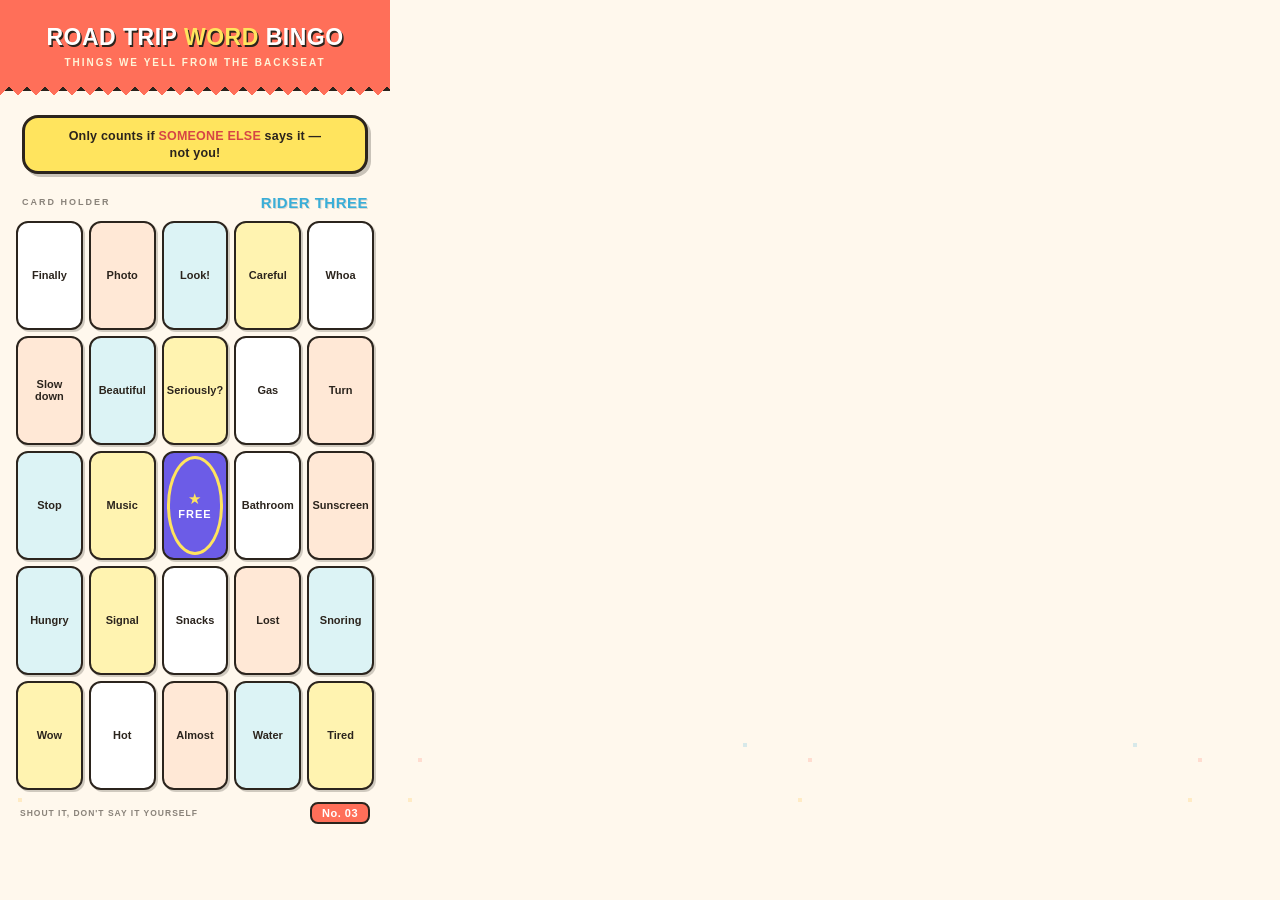
<file: legacy/words/card_3.html>
<!DOCTYPE html>
<html>
<head>
<meta charset="utf-8">
<style>
* { box-sizing: border-box; margin:0; padding:0; }
html,body { width:390px; height:844px; overflow:hidden; }
body {
  width:390px; height:844px;
  background:#FFF8ED;
  background-image:
    radial-gradient(circle 2.5px at 30px 760px, rgba(255,111,89,0.20) 99%, transparent),
    radial-gradient(circle 2.5px at 355px 745px, rgba(58,174,216,0.20) 99%, transparent),
    radial-gradient(circle 2.5px at 20px 800px, rgba(255,196,77,0.25) 99%, transparent);
  font-family: 'Trebuchet MS', 'Verdana', Arial, sans-serif;
  color:#2B241D;
  display:flex;
  flex-direction:column;
  position:relative;
}

.topband{
  background:#FF6F59;
  padding:24px 20px 18px 20px;
  text-align:center;
  border-bottom:5px solid #2B241D;
  position:relative;
}
.topband::after{
  content:"";
  position:absolute;
  left:0; right:0; bottom:-9px;
  height:9px;
  background-image: linear-gradient(135deg, #FF6F59 25%, transparent 25%),
                     linear-gradient(225deg, #FF6F59 25%, transparent 25%);
  background-size: 18px 18px;
  background-position: 0 0;
}
.title{
  font-weight:900;
  font-size:23px;
  letter-spacing:0.5px;
  color:#FFFFFF;
  text-shadow: 1.5px 1.5px 0 #2B241D;
  line-height:1.15;
}
.title .accent{
  color:#FFE45E;
  text-shadow: 1.5px 1.5px 0 #2B241D;
}
.subtitle{
  margin-top:7px;
  font-size:10px;
  letter-spacing:2px;
  text-transform:uppercase;
  color:#FFF3D6;
  font-weight:700;
}

.rulebubble{
  margin:24px 22px 4px 22px;
  background:#FFE45E;
  border:3px solid #2B241D;
  border-radius:16px;
  padding:10px 14px;
  position:relative;
  text-align:center;
  box-shadow: 3px 3px 0 rgba(43,36,29,0.25);
}
.rulebubble .rule-main{
  font-weight:900;
  font-size:12.5px;
  letter-spacing:0.2px;
  color:#2B241D;
  line-height:1.3;
}
.rulebubble .rule-main b{
  color:#D64545;
}

.playerbar{
  margin:16px 22px 0 22px;
  display:flex;
  align-items:center;
  justify-content:space-between;
}
.playerbar .label{
  font-size:9px;
  letter-spacing:2px;
  text-transform:uppercase;
  color:#2B241D;
  opacity:0.55;
  font-weight:700;
}
.playerbar .name{
  font-weight:900;
  font-size:15px;
  letter-spacing:0.5px;
  color:#3AAED8;
  text-shadow: 1px 1px 0 rgba(43,36,29,0.15);
}

.grid{
  flex:1;
  margin:10px 16px 0 16px;
  display:grid;
  grid-template-columns:repeat(5,1fr);
  grid-template-rows:repeat(5,1fr);
  gap:6px;
}
.cell{
  border:2.5px solid #2B241D;
  border-radius:12px;
  display:flex;
  align-items:center;
  justify-content:center;
  text-align:center;
  padding:3px 3px;
  position:relative;
  box-shadow: 2px 2px 0 rgba(43,36,29,0.22);
}
.cell span{
  font-size:11px;
  line-height:1.1;
  font-weight:800;
  color:#2B241D;
}
.cell.free{
  background:#6C5CE7;
  border-color:#2B241D;
}
.cell.free .medallion{
  width:100%; height:100%;
  border-radius:50%;
  border:3px solid #FFE45E;
  display:flex;
  align-items:center;
  justify-content:center;
  flex-direction:column;
}
.cell.free .star{
  font-size:15px;
  line-height:1;
  margin-bottom:2px;
  color:#FFE45E;
}
.cell.free span{
  color:#FFFFFF;
  font-size:11px;
  font-weight:900;
  letter-spacing:1px;
}

.footer{
  margin:12px 20px 20px 20px;
  display:flex;
  align-items:center;
  justify-content:space-between;
}
.footer .stamp{
  font-size:8.5px;
  letter-spacing:1px;
  text-transform:uppercase;
  color:#2B241D;
  opacity:0.55;
  font-weight:700;
}
.footer .cardno{
  font-weight:900;
  font-size:11px;
  letter-spacing:0.5px;
  color:#FFFFFF;
  background:#FF6F59;
  border:2.5px solid #2B241D;
  border-radius:8px;
  padding:3px 10px;
}
</style>
</head>
<body>
  <div class="topband">
    <div class="title">ROAD TRIP <span class="accent">WORD</span> BINGO</div>
    <div class="subtitle">Things We Yell From The Backseat</div>
  </div>
  <div class="rulebubble">
    <div class="rule-main">Only counts if <b>SOMEONE ELSE</b> says it &mdash;<br>not you!</div>
  </div>
  <div class="playerbar">
    <div class="label">Card holder</div>
    <div class="name">RIDER THREE</div>
  </div>
  <div class="grid">
    <div class="cell" style="background:#FFFFFF"><span>Finally</span></div>
<div class="cell" style="background:#FFE8D6"><span>Photo</span></div>
<div class="cell" style="background:#DCF3F5"><span>Look!</span></div>
<div class="cell" style="background:#FFF3B0"><span>Careful</span></div>
<div class="cell" style="background:#FFFFFF"><span>Whoa</span></div>
<div class="cell" style="background:#FFE8D6"><span>Slow down</span></div>
<div class="cell" style="background:#DCF3F5"><span>Beautiful</span></div>
<div class="cell" style="background:#FFF3B0"><span>Seriously?</span></div>
<div class="cell" style="background:#FFFFFF"><span>Gas</span></div>
<div class="cell" style="background:#FFE8D6"><span>Turn</span></div>
<div class="cell" style="background:#DCF3F5"><span>Stop</span></div>
<div class="cell" style="background:#FFF3B0"><span>Music</span></div>
<div class="cell free"><div class="medallion"><div class="star">&#9733;</div><span>FREE</span></div></div>
<div class="cell" style="background:#FFFFFF"><span>Bathroom</span></div>
<div class="cell" style="background:#FFE8D6"><span>Sunscreen</span></div>
<div class="cell" style="background:#DCF3F5"><span>Hungry</span></div>
<div class="cell" style="background:#FFF3B0"><span>Signal</span></div>
<div class="cell" style="background:#FFFFFF"><span>Snacks</span></div>
<div class="cell" style="background:#FFE8D6"><span>Lost</span></div>
<div class="cell" style="background:#DCF3F5"><span>Snoring</span></div>
<div class="cell" style="background:#FFF3B0"><span>Wow</span></div>
<div class="cell" style="background:#FFFFFF"><span>Hot</span></div>
<div class="cell" style="background:#FFE8D6"><span>Almost</span></div>
<div class="cell" style="background:#DCF3F5"><span>Water</span></div>
<div class="cell" style="background:#FFF3B0"><span>Tired</span></div>
  </div>
  <div class="footer">
    <div class="stamp">Shout it, don't say it yourself</div>
    <div class="cardno">No. 03</div>
  </div>
</body>
</html>
</file>
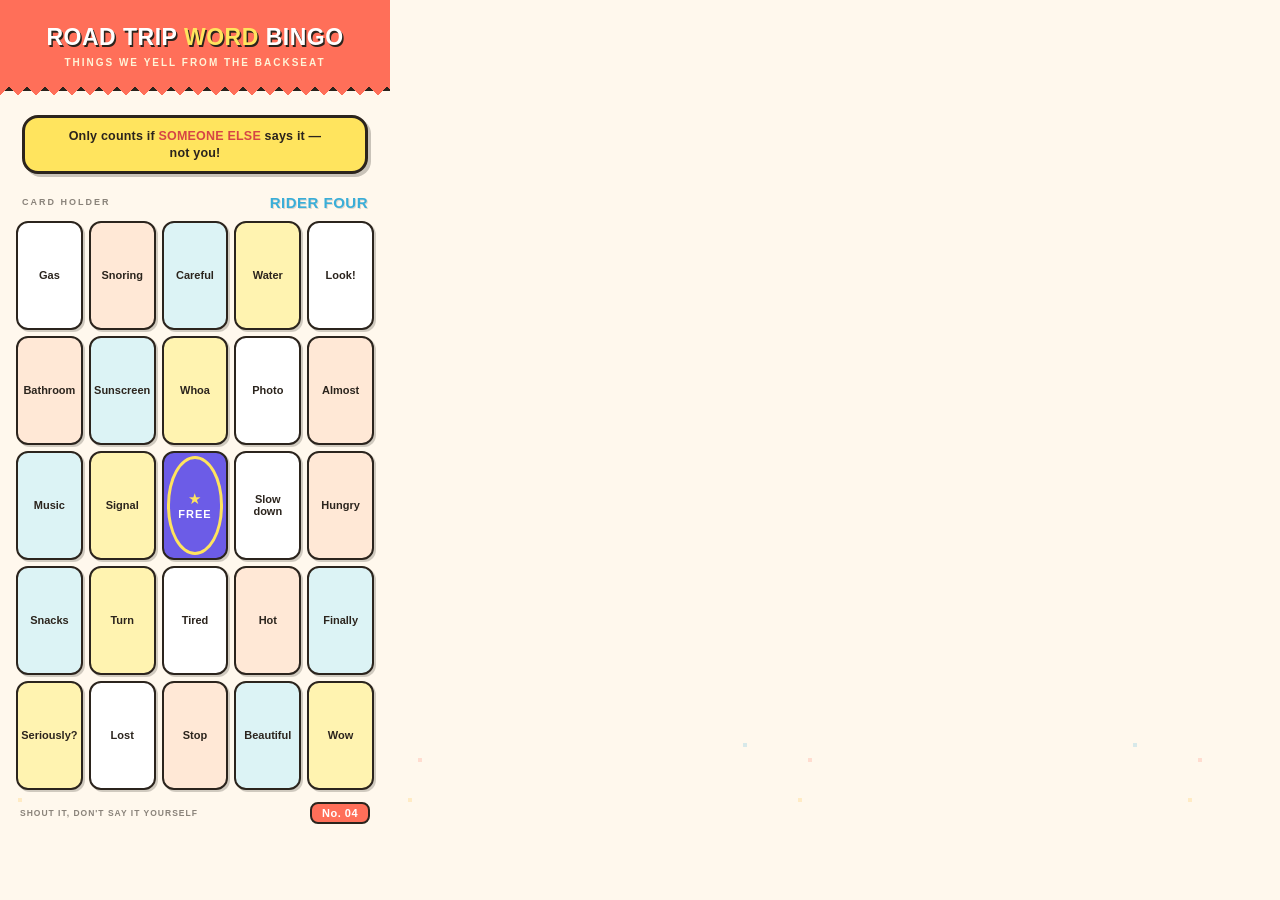
<file: legacy/words/card_4.html>
<!DOCTYPE html>
<html>
<head>
<meta charset="utf-8">
<style>
* { box-sizing: border-box; margin:0; padding:0; }
html,body { width:390px; height:844px; overflow:hidden; }
body {
  width:390px; height:844px;
  background:#FFF8ED;
  background-image:
    radial-gradient(circle 2.5px at 30px 760px, rgba(255,111,89,0.20) 99%, transparent),
    radial-gradient(circle 2.5px at 355px 745px, rgba(58,174,216,0.20) 99%, transparent),
    radial-gradient(circle 2.5px at 20px 800px, rgba(255,196,77,0.25) 99%, transparent);
  font-family: 'Trebuchet MS', 'Verdana', Arial, sans-serif;
  color:#2B241D;
  display:flex;
  flex-direction:column;
  position:relative;
}

.topband{
  background:#FF6F59;
  padding:24px 20px 18px 20px;
  text-align:center;
  border-bottom:5px solid #2B241D;
  position:relative;
}
.topband::after{
  content:"";
  position:absolute;
  left:0; right:0; bottom:-9px;
  height:9px;
  background-image: linear-gradient(135deg, #FF6F59 25%, transparent 25%),
                     linear-gradient(225deg, #FF6F59 25%, transparent 25%);
  background-size: 18px 18px;
  background-position: 0 0;
}
.title{
  font-weight:900;
  font-size:23px;
  letter-spacing:0.5px;
  color:#FFFFFF;
  text-shadow: 1.5px 1.5px 0 #2B241D;
  line-height:1.15;
}
.title .accent{
  color:#FFE45E;
  text-shadow: 1.5px 1.5px 0 #2B241D;
}
.subtitle{
  margin-top:7px;
  font-size:10px;
  letter-spacing:2px;
  text-transform:uppercase;
  color:#FFF3D6;
  font-weight:700;
}

.rulebubble{
  margin:24px 22px 4px 22px;
  background:#FFE45E;
  border:3px solid #2B241D;
  border-radius:16px;
  padding:10px 14px;
  position:relative;
  text-align:center;
  box-shadow: 3px 3px 0 rgba(43,36,29,0.25);
}
.rulebubble .rule-main{
  font-weight:900;
  font-size:12.5px;
  letter-spacing:0.2px;
  color:#2B241D;
  line-height:1.3;
}
.rulebubble .rule-main b{
  color:#D64545;
}

.playerbar{
  margin:16px 22px 0 22px;
  display:flex;
  align-items:center;
  justify-content:space-between;
}
.playerbar .label{
  font-size:9px;
  letter-spacing:2px;
  text-transform:uppercase;
  color:#2B241D;
  opacity:0.55;
  font-weight:700;
}
.playerbar .name{
  font-weight:900;
  font-size:15px;
  letter-spacing:0.5px;
  color:#3AAED8;
  text-shadow: 1px 1px 0 rgba(43,36,29,0.15);
}

.grid{
  flex:1;
  margin:10px 16px 0 16px;
  display:grid;
  grid-template-columns:repeat(5,1fr);
  grid-template-rows:repeat(5,1fr);
  gap:6px;
}
.cell{
  border:2.5px solid #2B241D;
  border-radius:12px;
  display:flex;
  align-items:center;
  justify-content:center;
  text-align:center;
  padding:3px 3px;
  position:relative;
  box-shadow: 2px 2px 0 rgba(43,36,29,0.22);
}
.cell span{
  font-size:11px;
  line-height:1.1;
  font-weight:800;
  color:#2B241D;
}
.cell.free{
  background:#6C5CE7;
  border-color:#2B241D;
}
.cell.free .medallion{
  width:100%; height:100%;
  border-radius:50%;
  border:3px solid #FFE45E;
  display:flex;
  align-items:center;
  justify-content:center;
  flex-direction:column;
}
.cell.free .star{
  font-size:15px;
  line-height:1;
  margin-bottom:2px;
  color:#FFE45E;
}
.cell.free span{
  color:#FFFFFF;
  font-size:11px;
  font-weight:900;
  letter-spacing:1px;
}

.footer{
  margin:12px 20px 20px 20px;
  display:flex;
  align-items:center;
  justify-content:space-between;
}
.footer .stamp{
  font-size:8.5px;
  letter-spacing:1px;
  text-transform:uppercase;
  color:#2B241D;
  opacity:0.55;
  font-weight:700;
}
.footer .cardno{
  font-weight:900;
  font-size:11px;
  letter-spacing:0.5px;
  color:#FFFFFF;
  background:#FF6F59;
  border:2.5px solid #2B241D;
  border-radius:8px;
  padding:3px 10px;
}
</style>
</head>
<body>
  <div class="topband">
    <div class="title">ROAD TRIP <span class="accent">WORD</span> BINGO</div>
    <div class="subtitle">Things We Yell From The Backseat</div>
  </div>
  <div class="rulebubble">
    <div class="rule-main">Only counts if <b>SOMEONE ELSE</b> says it &mdash;<br>not you!</div>
  </div>
  <div class="playerbar">
    <div class="label">Card holder</div>
    <div class="name">RIDER FOUR</div>
  </div>
  <div class="grid">
    <div class="cell" style="background:#FFFFFF"><span>Gas</span></div>
<div class="cell" style="background:#FFE8D6"><span>Snoring</span></div>
<div class="cell" style="background:#DCF3F5"><span>Careful</span></div>
<div class="cell" style="background:#FFF3B0"><span>Water</span></div>
<div class="cell" style="background:#FFFFFF"><span>Look!</span></div>
<div class="cell" style="background:#FFE8D6"><span>Bathroom</span></div>
<div class="cell" style="background:#DCF3F5"><span>Sunscreen</span></div>
<div class="cell" style="background:#FFF3B0"><span>Whoa</span></div>
<div class="cell" style="background:#FFFFFF"><span>Photo</span></div>
<div class="cell" style="background:#FFE8D6"><span>Almost</span></div>
<div class="cell" style="background:#DCF3F5"><span>Music</span></div>
<div class="cell" style="background:#FFF3B0"><span>Signal</span></div>
<div class="cell free"><div class="medallion"><div class="star">&#9733;</div><span>FREE</span></div></div>
<div class="cell" style="background:#FFFFFF"><span>Slow down</span></div>
<div class="cell" style="background:#FFE8D6"><span>Hungry</span></div>
<div class="cell" style="background:#DCF3F5"><span>Snacks</span></div>
<div class="cell" style="background:#FFF3B0"><span>Turn</span></div>
<div class="cell" style="background:#FFFFFF"><span>Tired</span></div>
<div class="cell" style="background:#FFE8D6"><span>Hot</span></div>
<div class="cell" style="background:#DCF3F5"><span>Finally</span></div>
<div class="cell" style="background:#FFF3B0"><span>Seriously?</span></div>
<div class="cell" style="background:#FFFFFF"><span>Lost</span></div>
<div class="cell" style="background:#FFE8D6"><span>Stop</span></div>
<div class="cell" style="background:#DCF3F5"><span>Beautiful</span></div>
<div class="cell" style="background:#FFF3B0"><span>Wow</span></div>
  </div>
  <div class="footer">
    <div class="stamp">Shout it, don't say it yourself</div>
    <div class="cardno">No. 04</div>
  </div>
</body>
</html>
</file>
<file: assets/style.css>
:root {
  --bg: #FFF8ED;
  --ink: #2B241D;
  --red: #FF6F59;
  --yellow: #FFE45E;
  --blue: #3AAED8;
  --purple: #6C5CE7;
  --green: #4CAF50;
  --cell-1: #FFFFFF;
  --cell-2: #FFE8D6;
  --cell-3: #DCF3F5;
  --cell-4: #FFF3B0;
}

* { box-sizing: border-box; margin: 0; padding: 0; }

html, body {
  background: var(--bg);
  color: var(--ink);
  font-family: 'Trebuchet MS', 'Verdana', Arial, sans-serif;
  min-height: 100%;
}

body {
  display: flex;
  justify-content: center;
  background-image:
    radial-gradient(circle 2.5px at 10% 90%, rgba(255,111,89,0.20) 99%, transparent),
    radial-gradient(circle 2.5px at 92% 88%, rgba(58,174,216,0.20) 99%, transparent),
    radial-gradient(circle 2.5px at 5% 96%, rgba(255,196,77,0.25) 99%, transparent);
  background-attachment: fixed;
}

#app {
  width: 100%;
  max-width: 480px;
  min-height: 100vh;
  background: var(--bg);
  box-shadow: 0 0 0 1px rgba(43,36,29,0.06);
  display: flex;
  flex-direction: column;
}

.view {
  display: flex;
  flex-direction: column;
  flex: 1;
  padding-bottom: 32px;
}

/* ---------- header / topband ---------- */
.topband {
  background: var(--red);
  padding: 28px 20px 20px 20px;
  text-align: center;
  border-bottom: 5px solid var(--ink);
  position: relative;
}
.topband::after {
  content: "";
  position: absolute;
  left: 0; right: 0; bottom: -9px;
  height: 9px;
  background-image: linear-gradient(135deg, var(--red) 25%, transparent 25%),
                     linear-gradient(225deg, var(--red) 25%, transparent 25%);
  background-size: 18px 18px;
}
.topband.small {
  padding: 14px 16px 14px 16px;
  text-align: left;
  display: flex;
  align-items: center;
  gap: 12px;
  flex-wrap: wrap;
}
.title {
  font-weight: 900;
  font-size: 26px;
  letter-spacing: 0.5px;
  color: #FFFFFF;
  text-shadow: 1.5px 1.5px 0 var(--ink);
  line-height: 1.15;
}
.title.small { font-size: 17px; flex: 1; }
.title .accent { color: var(--yellow); text-shadow: 1.5px 1.5px 0 var(--ink); }
.subtitle {
  margin-top: 8px;
  font-size: 11px;
  letter-spacing: 1.5px;
  text-transform: uppercase;
  color: #FFF3D6;
  font-weight: 700;
}
.backlink {
  color: #FFFFFF;
  font-weight: 800;
  font-size: 13px;
  text-decoration: none;
  background: rgba(0,0,0,0.15);
  padding: 6px 10px;
  border-radius: 8px;
  border: 2px solid var(--ink);
  white-space: nowrap;
}
.code-pill {
  background: var(--yellow);
  color: var(--ink);
  font-weight: 900;
  font-size: 13px;
  letter-spacing: 1.5px;
  padding: 6px 10px;
  border-radius: 8px;
  border: 2px solid var(--ink);
}

/* ---------- buttons ---------- */
.btn {
  display: inline-block;
  font-family: inherit;
  font-weight: 900;
  font-size: 14px;
  letter-spacing: 0.3px;
  text-align: center;
  text-decoration: none;
  padding: 13px 18px;
  border-radius: 12px;
  border: 3px solid var(--ink);
  cursor: pointer;
  box-shadow: 3px 3px 0 rgba(43,36,29,0.25);
  color: var(--ink);
  background: #FFFFFF;
}
.btn:active { transform: translate(2px, 2px); box-shadow: 1px 1px 0 rgba(43,36,29,0.25); }
.btn-primary { background: var(--yellow); }
.btn-secondary { background: var(--blue); color: #FFFFFF; text-shadow: 1px 1px 0 rgba(43,36,29,0.3); }
.btn-outline { background: #FFFFFF; }
.btn-danger { background: var(--red); color: #FFFFFF; }
.btn-block { width: 100%; }
.btn-small { font-size: 12px; padding: 8px 12px; border-radius: 9px; box-shadow: 2px 2px 0 rgba(43,36,29,0.25); }

.actions {
  display: flex;
  flex-direction: column;
  gap: 12px;
  padding: 24px 20px;
}

/* ---------- board list ---------- */
.boardlist { padding: 4px 20px 20px 20px; }
.section-label {
  font-size: 11px;
  letter-spacing: 2px;
  text-transform: uppercase;
  opacity: 0.6;
  font-weight: 800;
  margin: 10px 0 10px 0;
}
.boardrow {
  background: #FFFFFF;
  border: 2.5px solid var(--ink);
  border-radius: 12px;
  padding: 12px 14px;
  margin-bottom: 10px;
  display: flex;
  align-items: center;
  justify-content: space-between;
  gap: 10px;
  box-shadow: 2px 2px 0 rgba(43,36,29,0.15);
  flex-wrap: wrap;
}
.boardrow-title { font-weight: 800; font-size: 14px; }
.boardrow-code { font-size: 11px; opacity: 0.6; letter-spacing: 1px; margin-top: 2px; }
.boardrow-actions { display: flex; gap: 6px; flex-wrap: wrap; }

/* ---------- forms ---------- */
.card-form {
  display: flex;
  flex-direction: column;
  gap: 6px;
  padding: 4px 20px 20px 20px;
}
.card-form label {
  font-weight: 800;
  font-size: 12px;
  letter-spacing: 0.5px;
  text-transform: uppercase;
  opacity: 0.7;
  margin-top: 12px;
}
.card-form input[type="text"],
.card-form textarea {
  font-family: inherit;
  font-size: 15px;
  padding: 10px 12px;
  border-radius: 10px;
  border: 2.5px solid var(--ink);
  background: #FFFFFF;
  resize: vertical;
}
.card-form .code-input {
  font-weight: 900;
  font-size: 28px;
  letter-spacing: 10px;
  text-align: center;
  text-transform: uppercase;
  padding: 14px 12px;
}

/* ---------- collection picker ---------- */
.collection-group { padding: 0 20px; }
.collection-group .section-label { margin: 18px 0 8px 2px; }
.collection-grid {
  display: grid;
  grid-template-columns: 1fr;
  gap: 10px;
}
@media (min-width: 460px) {
  .collection-grid { grid-template-columns: 1fr 1fr; }
}
.collection-btn {
  display: block;
  text-decoration: none;
  color: var(--ink);
  background: #FFFFFF;
  border: 3px solid var(--ink);
  border-radius: 12px;
  padding: 13px 15px;
  box-shadow: 3px 3px 0 rgba(43,36,29,0.25);
}
.collection-btn:active { transform: translate(2px, 2px); box-shadow: 1px 1px 0 rgba(43,36,29,0.25); }
.collection-name { font-weight: 900; font-size: 15px; line-height: 1.2; }
.collection-meta { font-size: 11px; opacity: 0.7; margin-top: 5px; font-weight: 700; }
.collection-code {
  display: inline-block;
  background: var(--yellow);
  border: 2px solid var(--ink);
  border-radius: 6px;
  padding: 1px 6px;
  letter-spacing: 1.5px;
  margin-right: 5px;
}
.checkbox-label {
  display: flex;
  align-items: center;
  gap: 8px;
  font-weight: 700;
  font-size: 13px;
  text-transform: none;
  opacity: 1;
}
.checkbox-label input { width: 18px; height: 18px; }
.counter { font-size: 12px; margin-top: 6px; font-weight: 700; }
.counter.ok { color: #1E7A2E; }
.counter.warn { color: #B4482B; }
.error {
  background: #FFE0DA;
  border: 2px solid var(--red);
  color: #7A2E1E;
  padding: 8px 10px;
  border-radius: 8px;
  font-size: 13px;
  font-weight: 700;
  margin-top: 10px;
}
.hint { font-size: 13px; opacity: 0.75; padding: 14px 20px 4px 20px; line-height: 1.5; }

/* ---------- share screen ---------- */
.code-display {
  font-size: 46px;
  font-weight: 900;
  letter-spacing: 8px;
  text-align: center;
  margin-top: 20px;
  color: var(--ink);
}
.code-label {
  text-align: center;
  font-size: 12px;
  opacity: 0.65;
  font-weight: 700;
  padding: 0 30px;
  margin-top: 4px;
}
.sharebox {
  display: flex;
  gap: 8px;
  padding: 20px 20px 4px 20px;
}
.sharebox input {
  flex: 1;
  font-family: inherit;
  font-size: 12px;
  padding: 10px 10px;
  border-radius: 10px;
  border: 2.5px solid var(--ink);
  background: #FFFFFF;
}

/* ---------- grid ---------- */
.status { min-height: 40px; display: flex; align-items: center; justify-content: center; }
.status-pill {
  margin-top: 12px;
  font-weight: 900;
  font-size: 15px;
  letter-spacing: 1px;
  padding: 8px 18px;
  border-radius: 20px;
  border: 3px solid var(--ink);
  animation: pop 0.35s ease;
}
.status-pill.bingo { background: var(--yellow); }
.status-pill.blackout { background: var(--purple); color: #fff; }
@keyframes pop { from { transform: scale(0.6); opacity: 0; } to { transform: scale(1); opacity: 1; } }

.grid {
  margin: 12px 16px 0 16px;
  display: grid;
  grid-template-columns: repeat(5, 1fr);
  gap: 6px;
}
.cell {
  aspect-ratio: 1 / 1;
  border: 2.5px solid var(--ink);
  border-radius: 12px;
  display: flex;
  align-items: center;
  justify-content: center;
  text-align: center;
  padding: 4px;
  position: relative;
  box-shadow: 2px 2px 0 rgba(43,36,29,0.22);
  font-family: inherit;
  cursor: pointer;
}
.cell:nth-child(4n+1) { background: var(--cell-1); }
.cell:nth-child(4n+2) { background: var(--cell-2); }
.cell:nth-child(4n+3) { background: var(--cell-3); }
.cell:nth-child(4n) { background: var(--cell-4); }
.cell span {
  font-size: 11px;
  line-height: 1.15;
  font-weight: 800;
  color: var(--ink);
  overflow-wrap: anywhere;
}
.cell.free { background: var(--purple) !important; cursor: default; }
.cell.free span { color: #FFFFFF; font-size: 12px; font-weight: 900; letter-spacing: 0.5px; }
.cell.checked { background: var(--ink) !important; }
.cell.checked span { color: var(--yellow); }
.cell.checked::after {
  content: "";
  position: absolute;
  inset: 4px;
  border: 2.5px solid var(--yellow);
  border-radius: 8px;
  transform: rotate(-6deg);
  pointer-events: none;
}

.play-controls {
  display: flex;
  gap: 10px;
  padding: 18px 20px 6px 20px;
}
.play-controls .btn { flex: 1; }

/* ---------- modal ---------- */
.modal-overlay {
  position: fixed;
  inset: 0;
  background: rgba(43,36,29,0.55);
  display: flex;
  align-items: center;
  justify-content: center;
  padding: 24px;
  z-index: 100;
}
.modal {
  background: var(--bg);
  border: 4px solid var(--ink);
  border-radius: 18px;
  padding: 28px 24px;
  text-align: center;
  max-width: 340px;
  width: 100%;
  box-shadow: 5px 5px 0 rgba(0,0,0,0.35);
  animation: pop 0.3s ease;
}
.modal-banner {
  font-size: 30px;
  font-weight: 900;
  letter-spacing: 1px;
  color: var(--red);
  text-shadow: 2px 2px 0 var(--ink);
  margin-bottom: 8px;
}
.modal-sub { font-size: 14px; font-weight: 700; margin-bottom: 18px; opacity: 0.8; }
.confetti {
  height: 20px;
  margin-bottom: 14px;
  background-image:
    radial-gradient(circle 4px at 10% 40%, var(--red) 99%, transparent),
    radial-gradient(circle 4px at 30% 10%, var(--blue) 99%, transparent),
    radial-gradient(circle 4px at 50% 50%, var(--yellow) 99%, transparent),
    radial-gradient(circle 4px at 70% 15%, var(--purple) 99%, transparent),
    radial-gradient(circle 4px at 90% 45%, var(--green) 99%, transparent);
}
.modal .btn { width: 100%; }

@media (max-width: 380px) {
  .code-display { font-size: 38px; letter-spacing: 6px; }
}
</file>
